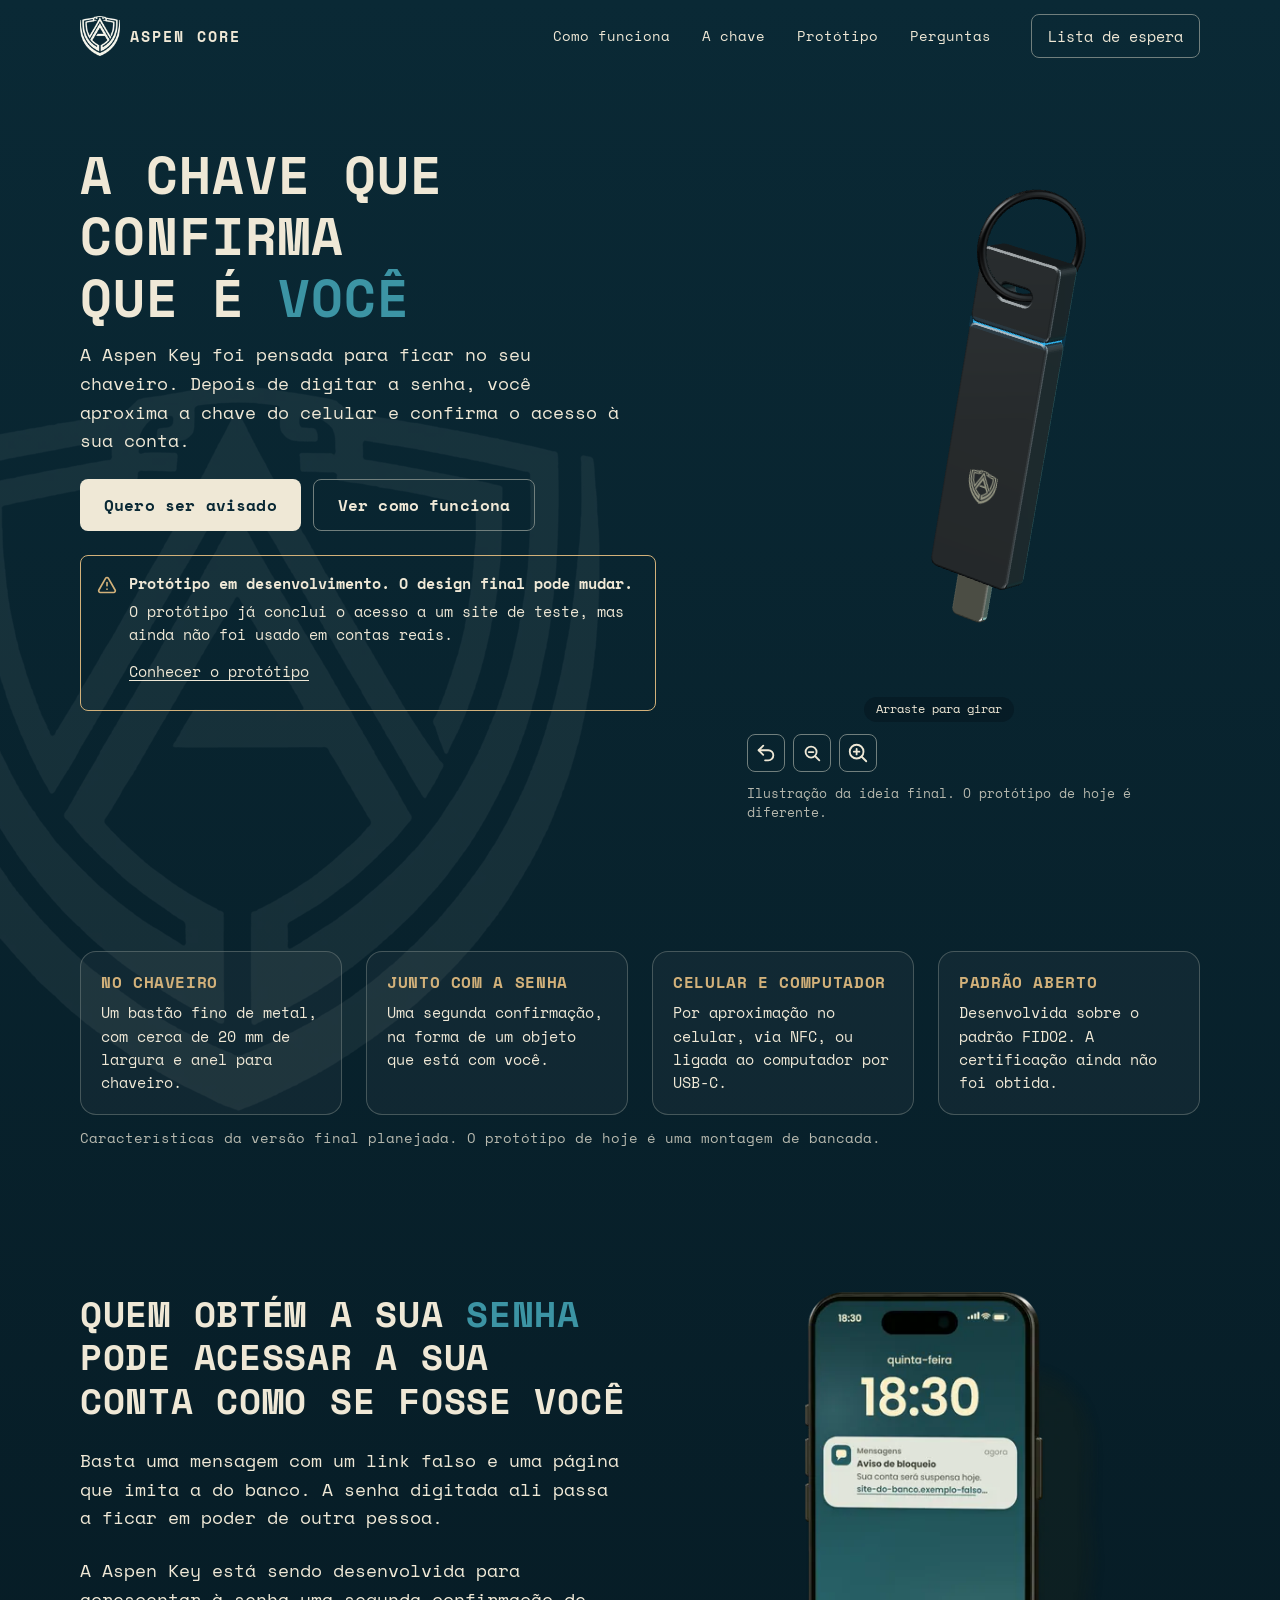
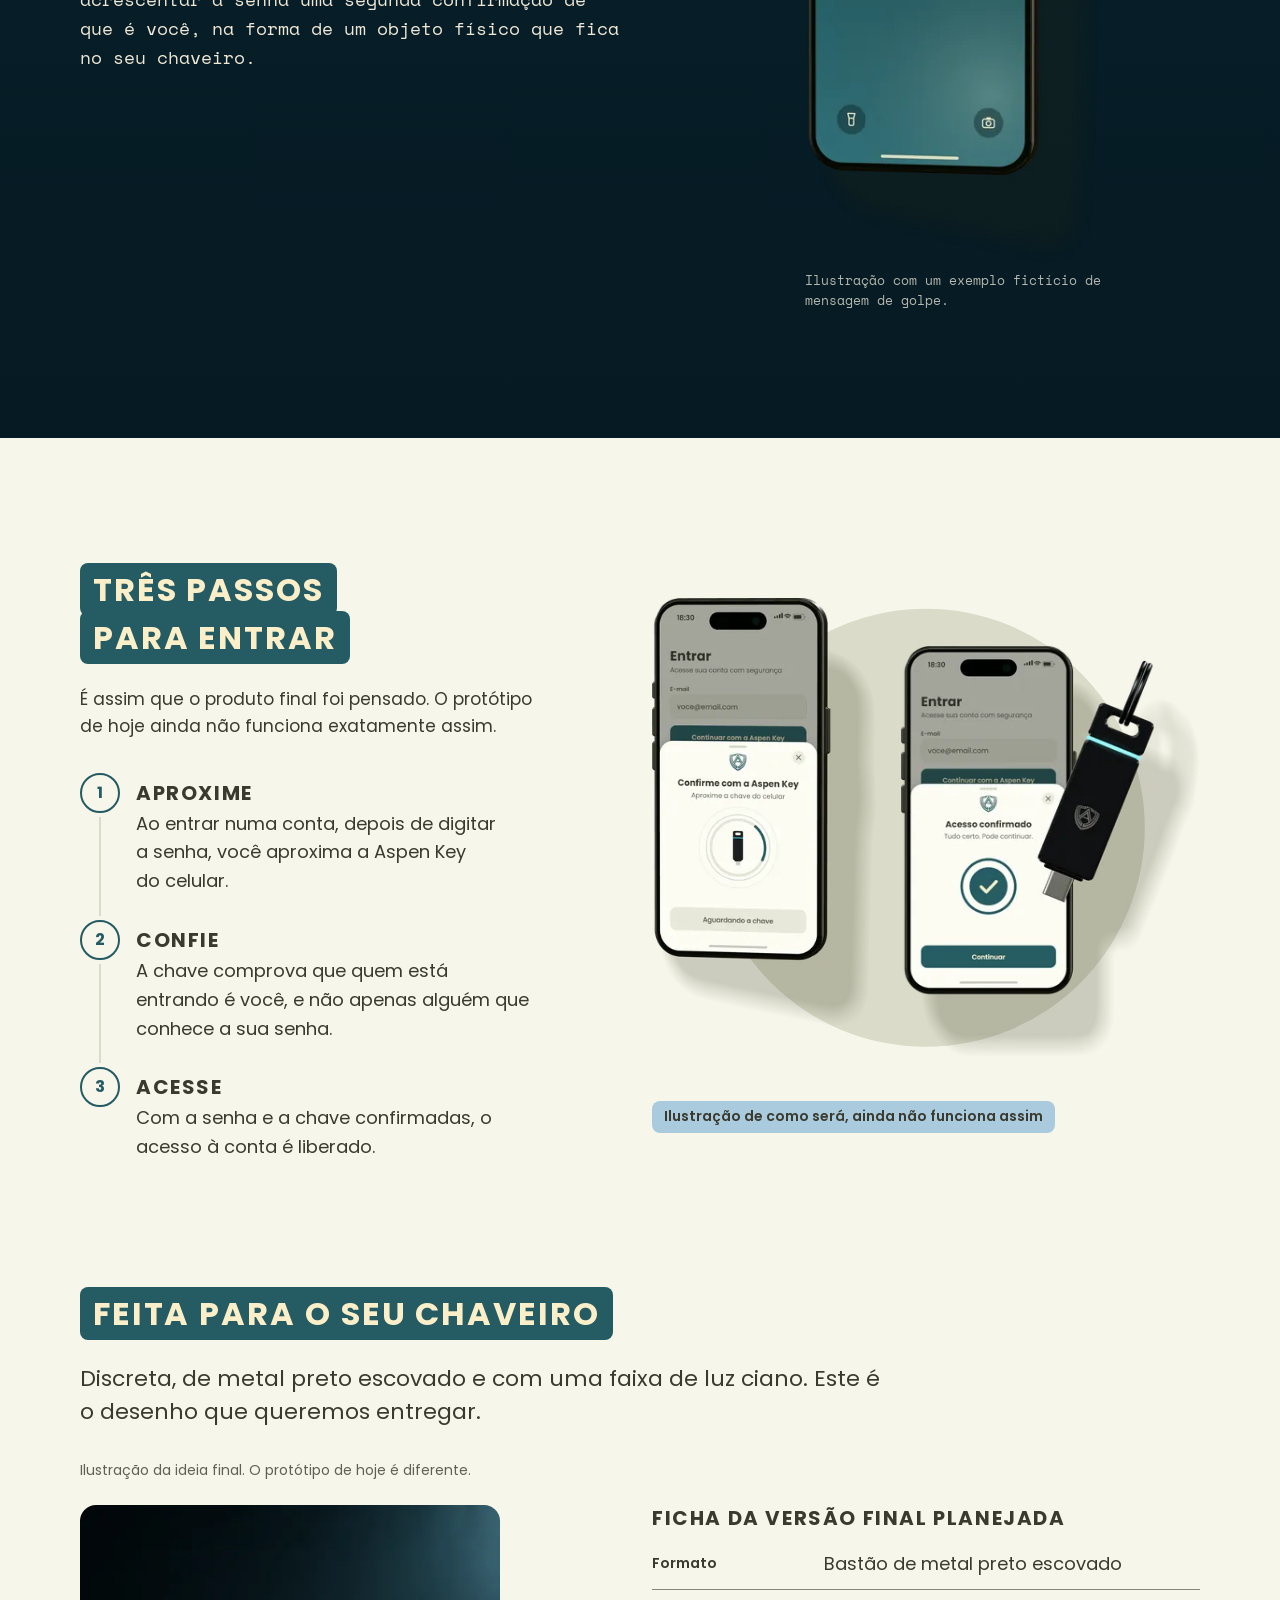
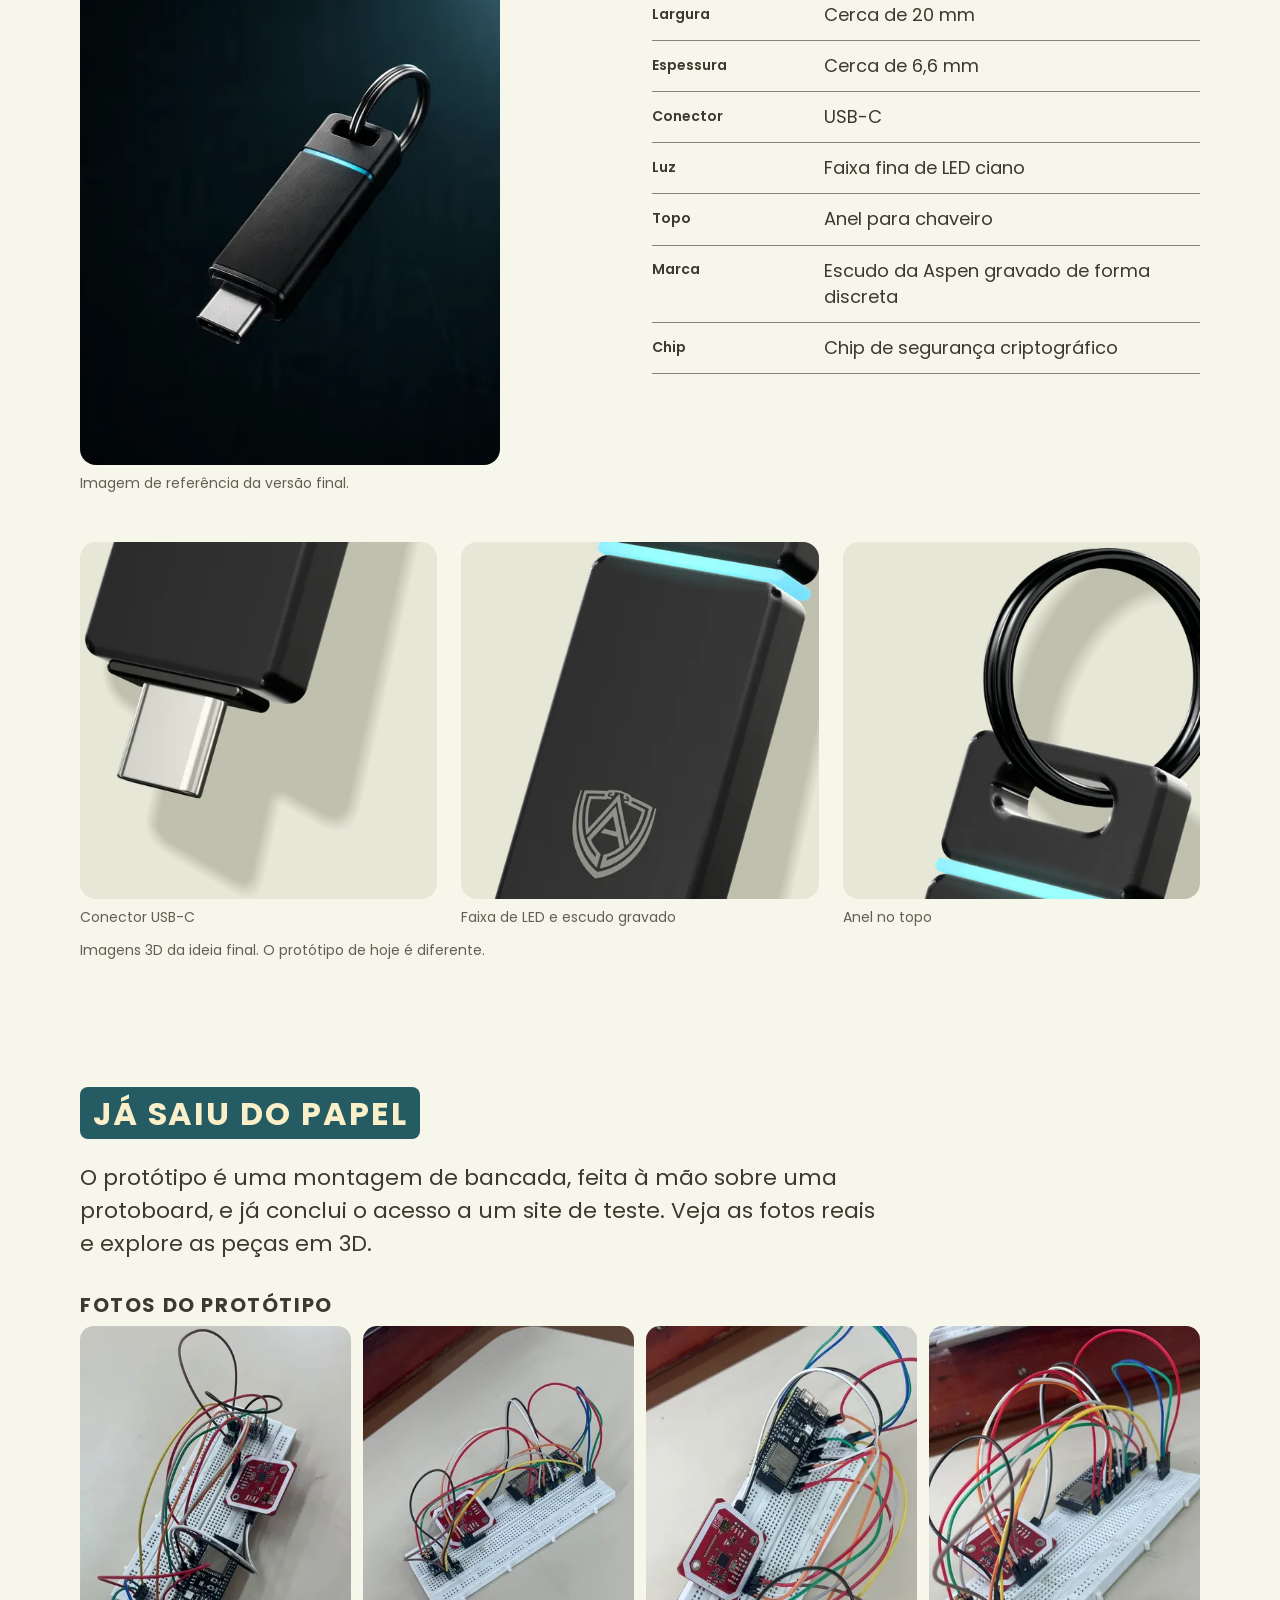
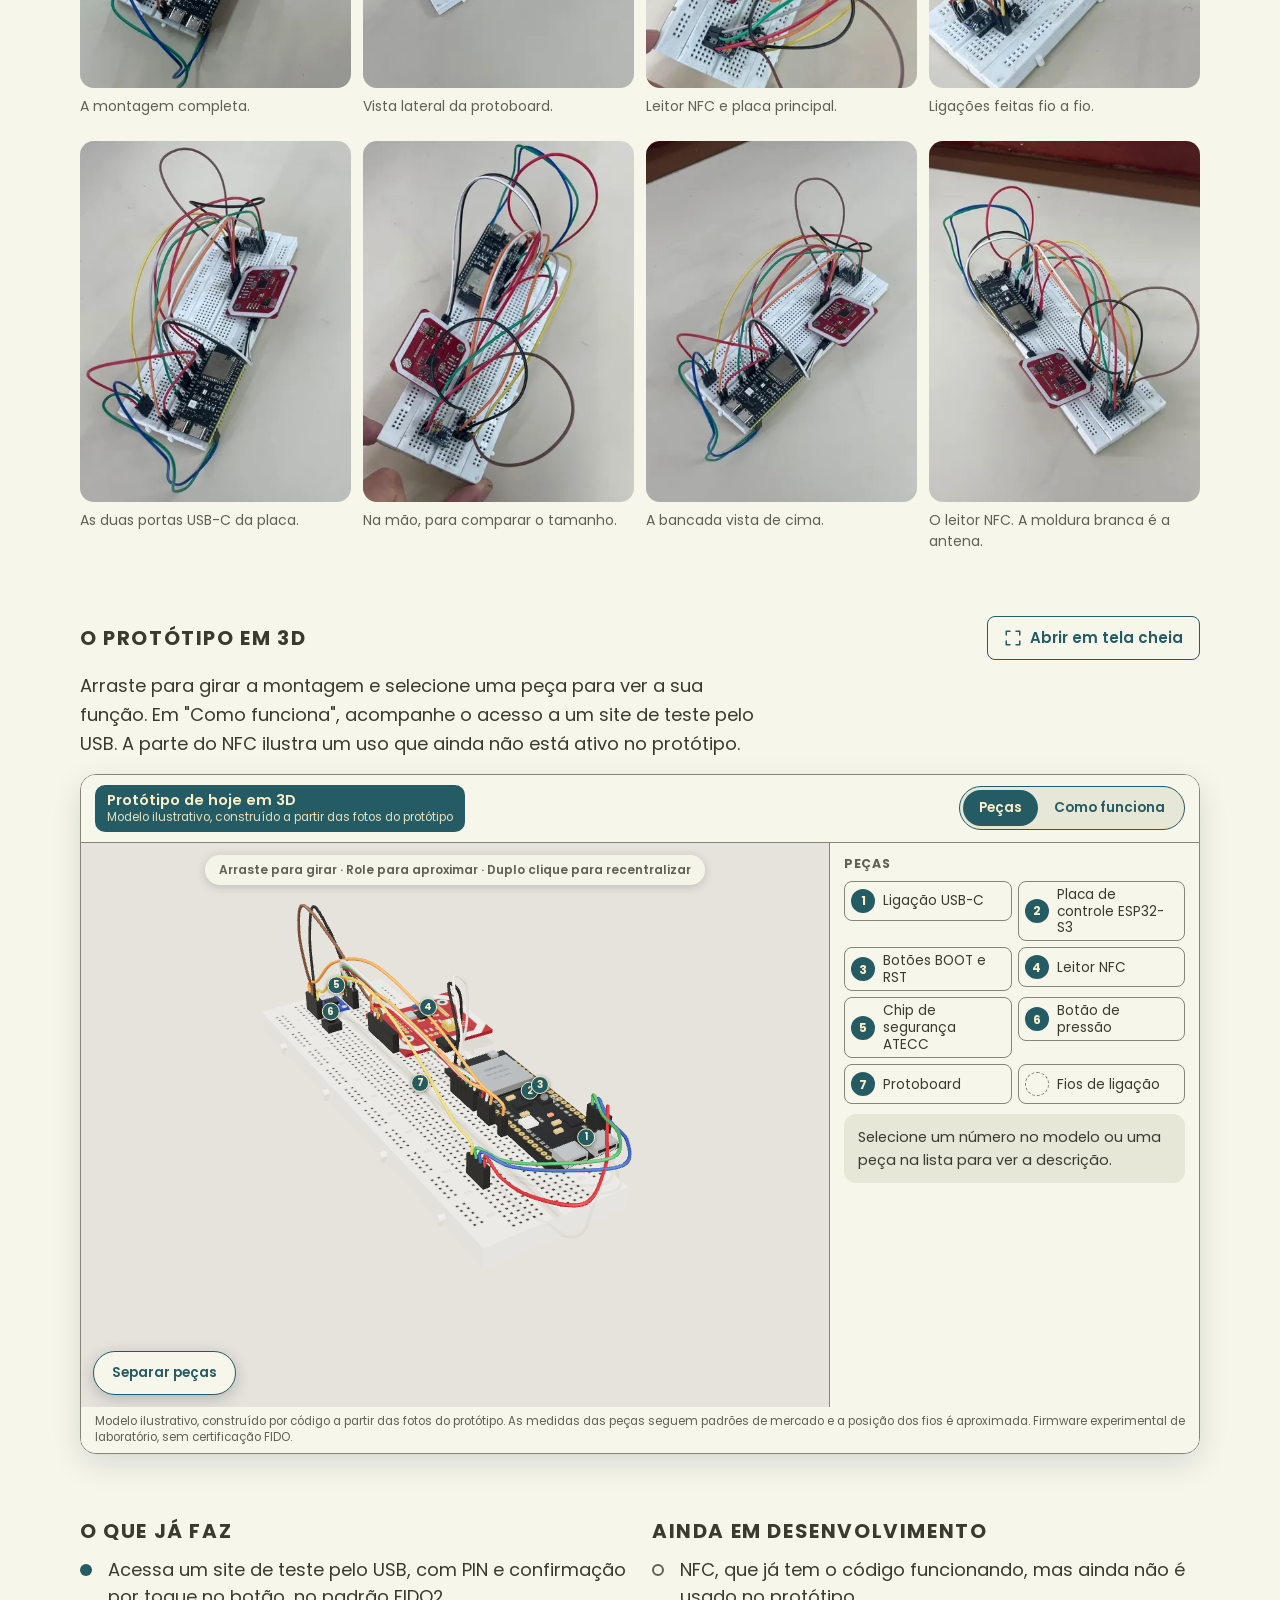
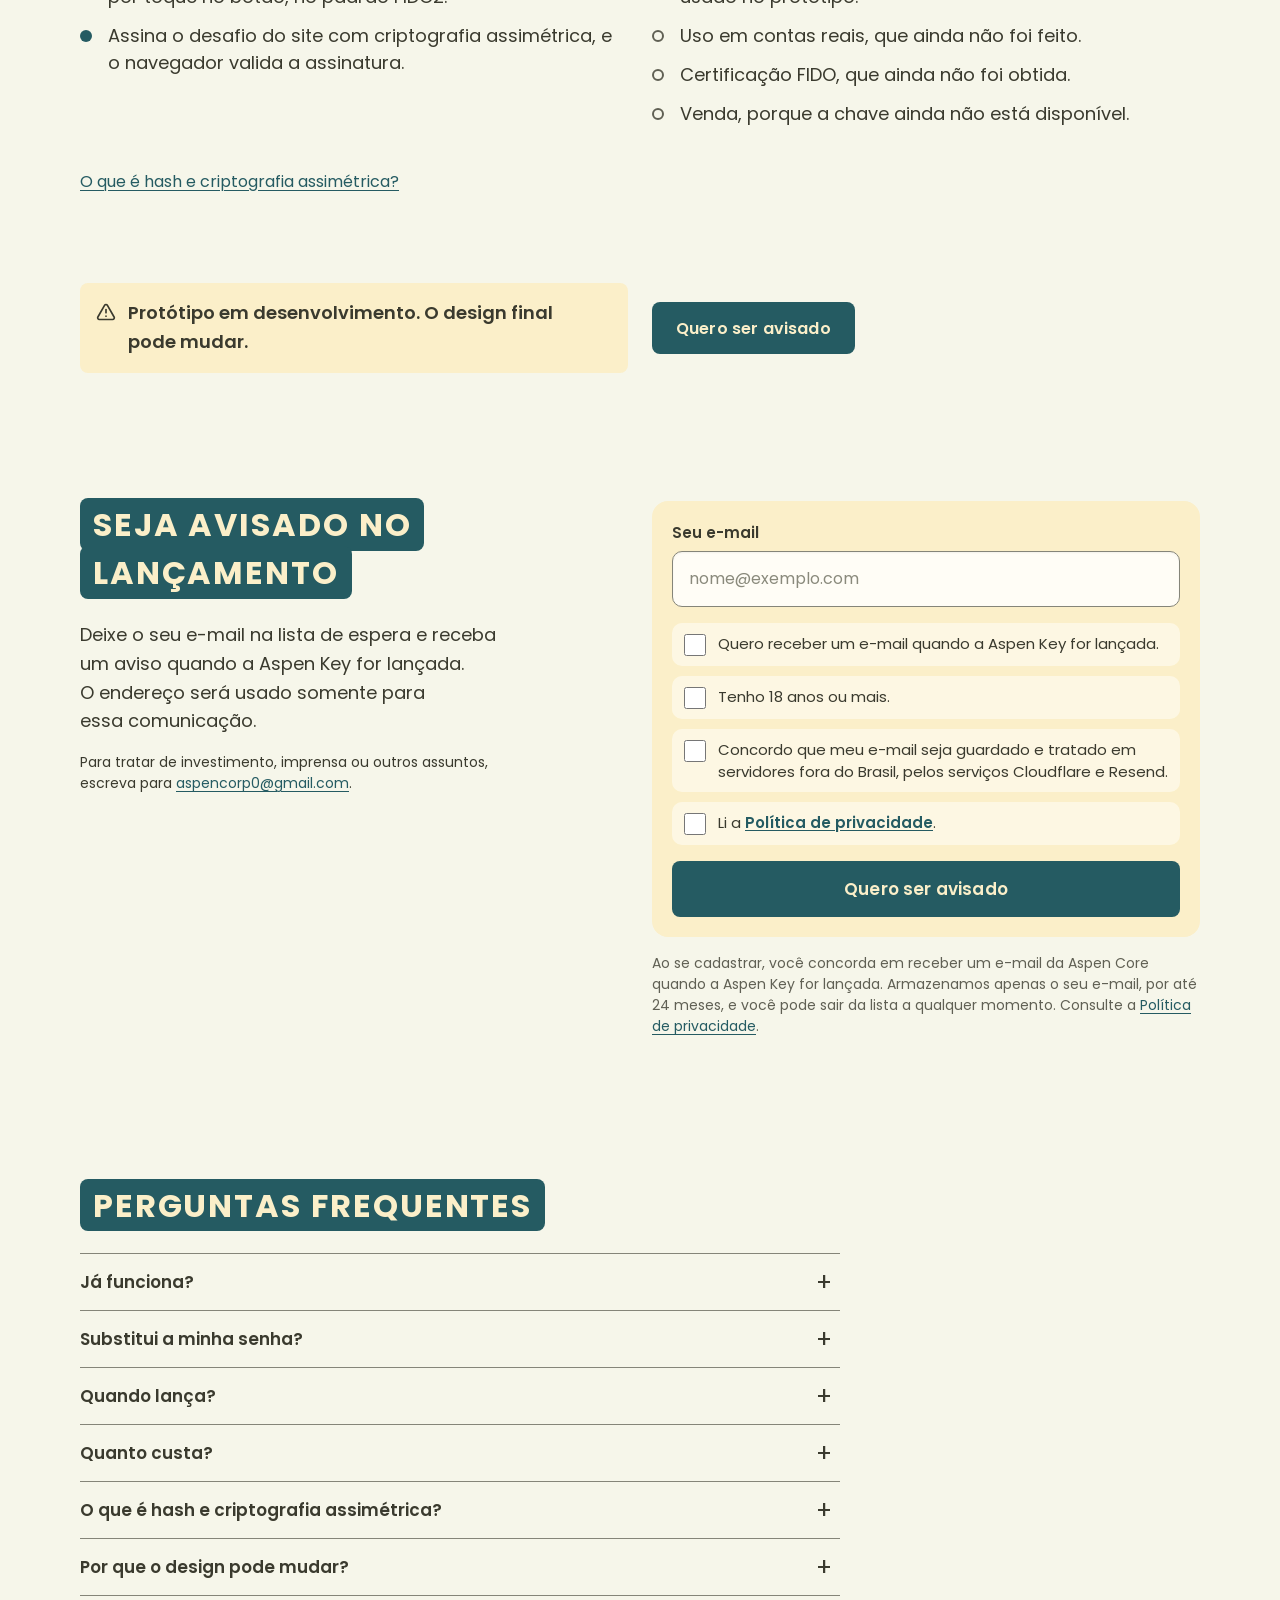
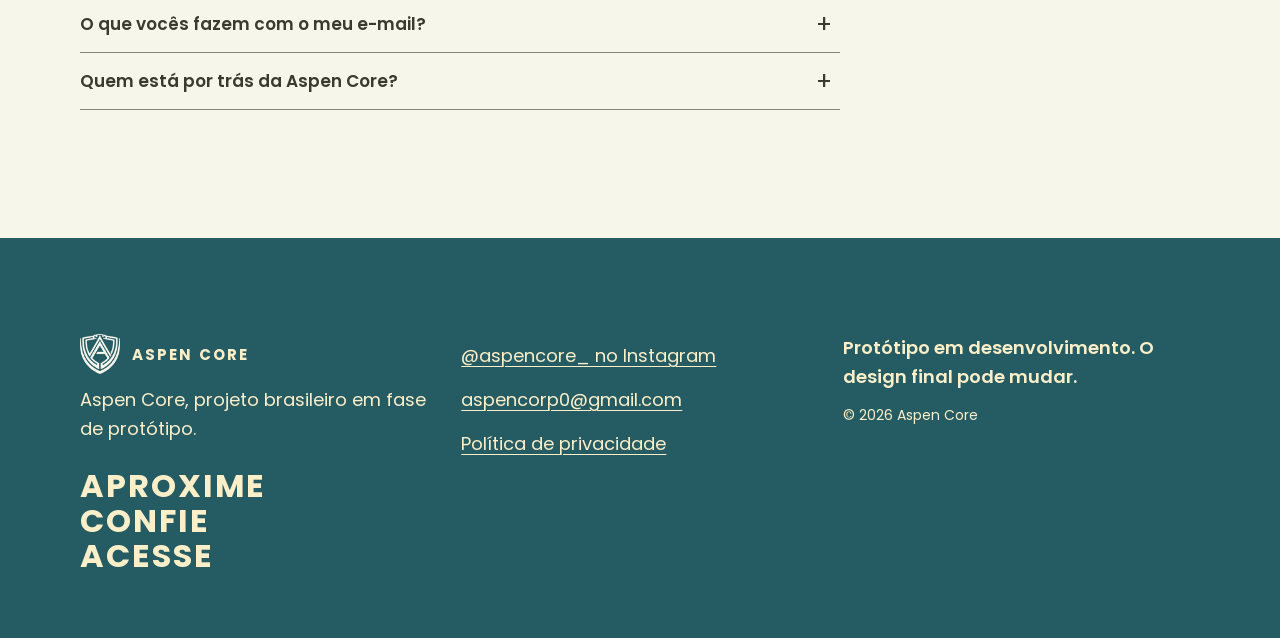
<file: public/index.html>
<!doctype html>
<html lang="pt-BR" class="no-js" data-modo="publicado">
<head>
<meta charset="utf-8">
<meta name="viewport" content="width=device-width, initial-scale=1">
<title>Aspen Key | A chave física que confirma que é você</title>
<meta name="description" content="Aspen Key, uma chave física para confirmar o acesso à sua conta junto com a senha. Em desenvolvimento pela Aspen Core. Entre na lista de espera.">
<link rel="canonical" href="https://aspen-site.pages.dev/">
<meta name="robots" content="index, follow">
<meta name="theme-color" content="#0A2935">
<meta property="og:type" content="website">
<meta property="og:locale" content="pt_BR">
<meta property="og:site_name" content="Aspen Core">
<meta property="og:title" content="Aspen Key | A chave que confirma que é você">
<meta property="og:description" content="Uma chave física para o seu chaveiro, em desenvolvimento, que confirma o acesso junto com a senha. Entre na lista de espera.">
<meta property="og:url" content="https://aspen-site.pages.dev/">
<meta property="og:image" content="https://aspen-site.pages.dev/og-image.jpg">
<meta property="og:image:width" content="1200">
<meta property="og:image:height" content="630">
<meta property="og:image:alt" content="Aspen Key, bastão preto com faixa de luz ciano e anel de chaveiro, ao lado das palavras Aproxime, Confie e Acesse. Protótipo em desenvolvimento.">
<meta name="twitter:card" content="summary_large_image">
<meta name="twitter:title" content="Aspen Key | A chave que confirma que é você">
<meta name="twitter:description" content="Uma chave física para o seu chaveiro, em desenvolvimento, que confirma o acesso junto com a senha. Entre na lista de espera.">
<meta name="twitter:image" content="https://aspen-site.pages.dev/og-image.jpg">
<meta name="twitter:image:alt" content="Aspen Key, bastão preto com faixa de luz ciano e anel de chaveiro, ao lado das palavras Aproxime, Confie e Acesse. Protótipo em desenvolvimento.">
<link rel="icon" href="favicon.ico" sizes="any">
<link rel="apple-touch-icon" href="apple-touch-icon.png">
<link rel="manifest" href="site.webmanifest">
<link rel="preload" href="assets/fonts/spacemono-700.woff2" as="font" type="font/woff2" crossorigin>
<link rel="preload" href="assets/fonts/spacemono-400.woff2" as="font" type="font/woff2" crossorigin>
<link rel="preload" as="image" media="(max-width: 1023px)" fetchpriority="high"
      imagesrcset="assets/img/hero-chave-deitada-400.webp 400w, assets/img/hero-chave-deitada-800.webp 800w, assets/img/hero-chave-deitada-1200.webp 1200w"
      imagesizes="(min-width: 768px) 520px, 88vw">
<link rel="preload" as="image" media="(min-width: 1024px)" fetchpriority="high"
      imagesrcset="assets/img/hero-chave-3q-560.webp 560w, assets/img/hero-chave-3q-1120.webp 1120w"
      imagesizes="(min-width: 1280px) 386px, 30vw">
<link rel="stylesheet" href="assets/css/site.css">
<script src="assets/js/site.js" defer></script>
<script type="application/ld+json">
{ "@context": "https://schema.org", "@type": "Organization", "name": "Aspen Core",
  "url": "https://aspen-site.pages.dev/", "logo": "https://aspen-site.pages.dev/icon-512.png",
  "email": "aspencorp0@gmail.com", "sameAs": ["https://www.instagram.com/aspencore_/"],
  "address": { "@type": "PostalAddress", "addressCountry": "BR" } }
</script>
<!-- PENDENTE P20: confirmar o endereço do Instagram. -->
</head>
<body>
<a class="pular" href="#conteudo">Pular para o conteúdo</a>

<div class="faixa-rascunho so-rascunho"><p>Rascunho. Os itens marcados como PENDENTE ainda precisam ser trocados antes de publicar.</p></div>

<header class="topo modo-escuro">
  <div class="topo__interno conteudo">
    <a class="topo__marca" href="./">
      <img src="assets/img/escudo-creme-64.webp" srcset="assets/img/escudo-creme-64.webp 64w, assets/img/escudo-creme-128.webp 128w" sizes="(min-width: 1024px) 40px, 28px" width="64" height="64" alt="" aria-hidden="true" decoding="async">
      <span>Aspen Core</span>
    </a>
    <nav class="topo__menu" aria-label="Seções">
      <a href="#ideia">Como funciona</a>
      <a href="#chave">A chave</a>
      <a href="#prototipo">Protótipo</a>
      <a href="#faq">Perguntas</a>
    </nav>
    <a class="topo__lista" href="#lista">Lista de espera</a>
  </div>
</header>

<main id="conteudo">
  <div class="noite modo-escuro">

    <!-- 3.1 Hero -->
    <section class="hero" aria-labelledby="hero-titulo">
      <img class="marca-dagua" src="assets/img/marca-dagua-escudo-720.webp" width="720" height="726" alt="" aria-hidden="true" loading="lazy" fetchpriority="low" decoding="async" data-sobrepoe="ok">
      <div class="conteudo hero__grade">
        <h1 id="hero-titulo" class="hero__h1">A chave que confirma que é <span class="destaque">você</span></h1>
        <figure class="hero__figura">
          <div class="hero__moldura">
           <div class="hero__caixa">
            <picture>
              <source media="(min-width: 1024px)" srcset="assets/img/hero-chave-3q-560.webp 560w, assets/img/hero-chave-3q-1120.webp 1120w" sizes="(min-width: 1280px) 386px, 30vw" width="560" height="930">
              <img src="assets/img/hero-chave-deitada-800.webp"
                   srcset="assets/img/hero-chave-deitada-400.webp 400w, assets/img/hero-chave-deitada-800.webp 800w, assets/img/hero-chave-deitada-1200.webp 1200w"
                   sizes="(min-width: 768px) 520px, 88vw" width="800" height="454"
                   alt="Aspen Key, um bastão fino de metal preto escovado com conector USB-C numa ponta, uma faixa fina de luz ciano e um anel de chaveiro na outra ponta."
                   fetchpriority="high" decoding="async">
            </picture>
            <span class="hero__brilho" aria-hidden="true"></span>
            <div class="visualizador" hidden role="group" tabindex="0" aria-label="Modelo 3D da Aspen Key. Arraste ou use as setas do teclado para girar.">
              <canvas aria-hidden="true"></canvas>
              <p class="visualizador__dica" aria-hidden="true">Arraste para girar</p>
            </div>
           </div>
          </div>
          <div class="hero__controles" hidden>
            <button type="button" class="hero__girar" data-3d="ativar">Girar em 3D</button>
            <div class="vistas" role="group" aria-label="Controles do modelo 3D" hidden>
              <button type="button" class="hero__girar hero__girar--icone" data-3d="reiniciar" aria-label="Voltar à vista inicial"><svg class="icone" xmlns="http://www.w3.org/2000/svg" width="22" height="22" viewBox="0 0 24 24" fill="none" stroke="currentColor" stroke-width="2" stroke-linecap="round" stroke-linejoin="round" aria-hidden="true" focusable="false"><path d="M9 14 4 9l5-5"/><path d="M4 9h10.5a5.5 5.5 0 0 1 0 11H11"/></svg></button>
              <button type="button" class="hero__girar hero__girar--icone" data-zoom="0.89" aria-label="Diminuir o zoom"><svg class="icone" xmlns="http://www.w3.org/2000/svg" width="22" height="22" viewBox="0 0 24 24" fill="none" stroke="currentColor" stroke-width="2" stroke-linecap="round" stroke-linejoin="round" aria-hidden="true" focusable="false"><circle cx="11" cy="11" r="6"/><path d="m20 20-4.2-4.2"/><path d="M8.5 11h5"/></svg></button>
              <button type="button" class="hero__girar hero__girar--icone" data-zoom="1.12" aria-label="Aumentar o zoom"><svg class="icone" xmlns="http://www.w3.org/2000/svg" width="22" height="22" viewBox="0 0 24 24" fill="none" stroke="currentColor" stroke-width="2" stroke-linecap="round" stroke-linejoin="round" aria-hidden="true" focusable="false"><circle cx="10.5" cy="10.5" r="7.5"/><path d="m21 21-5.2-5.2"/><path d="M7.5 10.5h6"/><path d="M10.5 7.5v6"/></svg></button>
            </div>
          </div>
          <figcaption>Ilustração da ideia final. O protótipo de hoje é diferente.</figcaption>
        </figure>
        <p class="hero__sub">A Aspen Key foi pensada para ficar no seu chaveiro. Depois de digitar a senha, você aproxima a chave do celular e confirma o acesso à sua conta.</p>
        <p class="hero__cta"><a class="botao botao--claro" href="#lista">Quero ser avisado</a><a class="botao botao--contorno" href="#ideia">Ver como funciona</a></p>
        <div class="aviso aviso--escuro">
          <svg class="aviso__icone" xmlns="http://www.w3.org/2000/svg" width="20" height="20" viewBox="0 0 24 24" fill="none" stroke="currentColor" stroke-width="2" stroke-linecap="round" stroke-linejoin="round" aria-hidden="true" focusable="false"><path d="m21.73 18-8-14a2 2 0 0 0-3.48 0l-8 14A2 2 0 0 0 4 21h16a2 2 0 0 0 1.73-3" /><path d="M12 9v4" /><path d="M12 17h.01" /></svg>
          <div class="aviso__corpo">
            <p class="aviso__titulo">Protótipo em desenvolvimento. O design final pode mudar.</p>
            <p>O protótipo já conclui o acesso a um site de teste, mas ainda não foi usado em contas reais.</p>
            <p><a href="#prototipo">Conhecer o protótipo</a></p>
          </div>
        </div>
      </div>
    </section>

    <!-- Destaques do produto (versão final planejada) -->
    <section class="destaques" aria-labelledby="destaques-titulo">
      <div class="conteudo">
        <h2 id="destaques-titulo" class="visualmente-oculto">O que é a Aspen Key</h2>
        <ul class="destaques__lista">
          <li><h3>No chaveiro</h3><p>Um bastão fino de metal, com cerca de 20 mm de largura e anel para chaveiro.</p></li>
          <li><h3>Junto com a senha</h3><p>Uma segunda confirmação, na forma de um objeto que está com você.</p></li>
          <li><h3>Celular e computador</h3><p>Por aproximação no celular, via NFC, ou ligada ao computador por USB-C.</p></li>
          <li><h3>Padrão aberto</h3><p>Desenvolvida sobre o padrão FIDO2. A certificação ainda não foi obtida.</p></li>
        </ul>
        <p class="pequeno destaques__nota">Características da versão final planejada. O protótipo de hoje é uma montagem de bancada.</p>
      </div>
    </section>

    <!-- 3.2 Problema -->
    <section id="problema" class="problema" aria-labelledby="problema-titulo">
      <div class="conteudo problema__grade">
        <h2 id="problema-titulo">Quem obtém a sua <span class="destaque">senha</span> pode acessar a sua conta como se fosse você</h2>
        <p class="problema__texto">Basta uma mensagem com um link falso e uma página que imita a do banco. A senha digitada ali passa a ficar em poder de outra pessoa.</p>
        <!-- PENDENTE P15: dado sobre golpes digitais no Brasil, com fonte citada. Sem número até ter fonte. -->
        <figure class="problema__figura">
          <img src="assets/img/problema-celular-bloqueio-640.webp"
               srcset="assets/img/problema-celular-bloqueio-320.webp 320w, assets/img/problema-celular-bloqueio-640.webp 640w, assets/img/problema-celular-bloqueio-960.webp 960w"
               sizes="(min-width: 1024px) 300px, 60vw" width="640" height="1218"
               alt="Celular com uma notificação fictícia chamada Aviso de bloqueio, dizendo que a conta será suspensa hoje e trazendo o link site-do-banco.exemplo-falso."
               loading="lazy" decoding="async">
          <figcaption>Ilustração com um exemplo fictício de mensagem de golpe.</figcaption>
        </figure>
        <p class="problema__ponte">A Aspen Key está sendo desenvolvida para acrescentar à senha uma segunda confirmação de que é você, na forma de um objeto físico que fica no seu chaveiro.</p>
      </div>
    </section>
  </div>

  <!-- 3.3 A ideia em três passos -->
  <section id="ideia" class="ideia modo-claro" aria-labelledby="ideia-titulo">
    <div class="conteudo ideia__grade">
      <div class="ideia__texto">
        <h2 id="ideia-titulo"><span class="titulo-bloco">Três passos para entrar</span></h2>
        <p class="ideia__intro">É assim que o produto final foi pensado. O protótipo de hoje ainda não funciona exatamente assim.</p>
        <ol class="passos">
          <li>
            <span class="passo__num" aria-hidden="true">1</span>
            <div class="passo__corpo"><h3>Aproxime</h3><p>Ao entrar numa conta, depois de digitar a senha, você aproxima a Aspen Key do celular.</p></div>
          </li>
          <li>
            <span class="passo__num" aria-hidden="true">2</span>
            <div class="passo__corpo"><h3>Confie</h3><p>A chave comprova que quem está entrando é você, e não apenas alguém que conhece a sua senha.</p></div>
          </li>
          <li>
            <span class="passo__num" aria-hidden="true">3</span>
            <div class="passo__corpo"><h3>Acesse</h3><p>Com a senha e a chave confirmadas, o acesso à conta é liberado.</p></div>
          </li>
        </ol>
      </div>
      <figure class="par">
        <div class="par__imgs">
          <img class="par__a" src="assets/img/ideia-celular-aguardando-560.webp"
               srcset="assets/img/ideia-celular-aguardando-280.webp 280w, assets/img/ideia-celular-aguardando-560.webp 560w, assets/img/ideia-celular-aguardando-840.webp 840w"
               sizes="(min-width: 1024px) 240px, 42vw" width="560" height="1066"
               alt="Ilustração de um celular na tela de entrar numa conta, com o pedido Confirme com a Aspen Key e a instrução Aproxime a chave do celular."
               loading="lazy" decoding="async">
          <img class="par__b" src="assets/img/ideia-toque-frente-640.webp"
               srcset="assets/img/ideia-toque-frente-320.webp 320w, assets/img/ideia-toque-frente-640.webp 640w, assets/img/ideia-toque-frente-960.webp 960w"
               sizes="(min-width: 1024px) 320px, 46vw" width="640" height="877"
               alt="Ilustração da Aspen Key encostada na lateral de um celular que mostra a mensagem Acesso confirmado."
               loading="lazy" decoding="async">
        </div>
        <figcaption><span class="etiqueta-visao">Ilustração de como será, ainda não funciona assim</span></figcaption>
      </figure>
    </div>
  </section>

  <!-- A chave: versão final planejada -->
  <section id="chave" class="chave modo-claro" aria-labelledby="chave-titulo">
    <div class="conteudo">
      <h2 id="chave-titulo"><span class="titulo-bloco">Feita para o seu chaveiro</span></h2>
      <p class="lead">Discreta, de metal preto escovado e com uma faixa de luz ciano. Este é o desenho que queremos entregar.</p>
      <p class="pequeno versao-final__legenda">Ilustração da ideia final. O protótipo de hoje é diferente.</p>

      <div class="prototipo__topo">
        <div class="prototipo__fotos">
          <!-- PENDENTE P16: confirmar se a imagem de referência é foto real ou imagem gerada. A legenda atual não afirma que é foto. -->
          <figure class="foto-principal" id="foto-principal">
            <img src="assets/img/prototipo-referencia-900.webp"
                 srcset="assets/img/prototipo-referencia-600.webp 600w, assets/img/prototipo-referencia-900.webp 900w, assets/img/prototipo-referencia-1152.webp 1152w"
                 sizes="(min-width: 1024px) 420px, calc(100vw - 40px)" width="900" height="1200"
                 alt="Imagem de referência do protótipo da Aspen Key, bastão preto com conector USB-C, faixa de luz ciano e anel de chaveiro, sobre fundo escuro."
                 loading="lazy" decoding="async">
            <figcaption>Imagem de referência da versão final.</figcaption>
          </figure>
        </div>

        <div class="prototipo__ficha">
          <h3>Ficha da versão final planejada</h3>
          <dl class="ficha">
            <div><dt>Formato</dt><dd>Bastão de metal preto escovado</dd></div>
            <div><dt>Largura</dt><dd>Cerca de 20 mm</dd></div>
            <div><dt>Espessura</dt><dd>Cerca de 6,6 mm</dd></div>
            <div><dt>Conector</dt><dd>USB-C</dd></div>
            <div><dt>Luz</dt><dd>Faixa fina de LED ciano</dd></div>
            <div><dt>Topo</dt><dd>Anel para chaveiro</dd></div>
            <div><dt>Marca</dt><dd>Escudo da Aspen gravado de forma discreta</dd></div>
            <div><dt>Chip</dt><dd>Chip de segurança criptográfico<!-- PENDENTE P09 (PENDENTE_MODELO_CHIP): confirmar ATECC608B; sem confirmação, fica sem o modelo --></dd></div>
          </dl>
        </div>
      </div>

      <div class="detalhes">
        <figure class="detalhe">
          <div class="detalhe__img"><img src="assets/img/detalhe-conector-480.webp"
               srcset="assets/img/detalhe-conector-240.webp 240w, assets/img/detalhe-conector-480.webp 480w, assets/img/detalhe-conector-720.webp 720w"
               sizes="(min-width: 1024px) 357px, 30vw" width="480" height="480"
               alt="Close do conector USB-C metálico da Aspen Key." loading="lazy" decoding="async"></div>
          <figcaption>Conector USB-C</figcaption>
        </figure>
        <figure class="detalhe">
          <div class="detalhe__img"><img src="assets/img/detalhe-led-480.webp"
               srcset="assets/img/detalhe-led-240.webp 240w, assets/img/detalhe-led-480.webp 480w, assets/img/detalhe-led-720.webp 720w"
               sizes="(min-width: 1024px) 357px, 30vw" width="480" height="480"
               alt="Close da faixa fina de luz ciano e do escudo da marca gravado no corpo preto." loading="lazy" decoding="async"></div>
          <figcaption>Faixa de LED e escudo gravado</figcaption>
        </figure>
        <figure class="detalhe">
          <div class="detalhe__img"><img src="assets/img/detalhe-anel-480.webp"
               srcset="assets/img/detalhe-anel-240.webp 240w, assets/img/detalhe-anel-480.webp 480w, assets/img/detalhe-anel-720.webp 720w"
               sizes="(min-width: 1024px) 357px, 30vw" width="480" height="480"
               alt="Close da ponta da Aspen Key com o furo e o anel de chaveiro de aço escuro." loading="lazy" decoding="async"></div>
          <figcaption>Anel no topo</figcaption>
        </figure>
      </div>
      <p class="pequeno detalhes__legenda">Imagens 3D da ideia final. O protótipo de hoje é diferente.</p>
    </div>
  </section>

  <!-- 3.4 O protótipo hoje -->
  <section id="prototipo" class="prototipo modo-claro" aria-labelledby="prototipo-titulo">
    <div class="conteudo">
      <h2 id="prototipo-titulo"><span class="titulo-bloco">Já saiu do papel</span></h2>
      <p class="lead">O protótipo é uma montagem de bancada, feita à mão sobre uma protoboard, e já conclui o acesso a um site de teste. Veja as fotos reais e explore as peças em 3D.</p>

      <!-- Fotos reais da bancada (25/11/2026). Exportadas por ferramentas/exportar_bancada.py a partir de origem/fotos-bancada/. -->
      <div class="galeria" id="galeria">
        <h3 id="galeria-titulo">Fotos do protótipo</h3>
        <p class="pequeno galeria__dica">Deslize para o lado para ver as 8 fotos.</p>
        <ul class="galeria__lista" aria-labelledby="galeria-titulo" tabindex="0">
          <li class="galeria__item"><figure>
            <img src="assets/img/proto-visao-geral-720.webp" srcset="assets/img/proto-visao-geral-400.webp 400w, assets/img/proto-visao-geral-720.webp 720w" sizes="(min-width: 1024px) 270px, (min-width: 768px) 45vw, 72vw" width="720" height="960"
                 alt="Protótipo visto do alto, com a placa principal na frente, o leitor NFC vermelho e o módulo azul do chip ao fundo, ligados por fios coloridos sobre uma protoboard branca." loading="lazy" decoding="async">
            <figcaption>A montagem completa.</figcaption></figure></li>
          <li class="galeria__item"><figure>
            <img src="assets/img/proto-lateral-720.webp" srcset="assets/img/proto-lateral-400.webp 400w, assets/img/proto-lateral-720.webp 720w" sizes="(min-width: 1024px) 270px, (min-width: 768px) 45vw, 72vw" width="720" height="960"
                 alt="Protótipo visto de lado, com a protoboard inteira, os arcos de fios coloridos e um pequeno botão de pressão." loading="lazy" decoding="async">
            <figcaption>Vista lateral da protoboard.</figcaption></figure></li>
          <li class="galeria__item"><figure>
            <img src="assets/img/proto-leitor-placa-720.webp" srcset="assets/img/proto-leitor-placa-400.webp 400w, assets/img/proto-leitor-placa-720.webp 720w" sizes="(min-width: 1024px) 270px, (min-width: 768px) 45vw, 72vw" width="720" height="960"
                 alt="Protótipo segurado pela ponta, com o leitor NFC vermelho e a placa principal preta com duas portas USB-C." loading="lazy" decoding="async">
            <figcaption>Leitor NFC e placa principal.</figcaption></figure></li>
          <li class="galeria__item"><figure>
            <img src="assets/img/proto-ligacoes-720.webp" srcset="assets/img/proto-ligacoes-400.webp 400w, assets/img/proto-ligacoes-720.webp 720w" sizes="(min-width: 1024px) 270px, (min-width: 768px) 45vw, 72vw" width="720" height="960"
                 alt="Close lateral dos fios em arco ligando o módulo azul do chip, o leitor NFC e a placa principal." loading="lazy" decoding="async">
            <figcaption>Ligações feitas fio a fio.</figcaption></figure></li>
          <li class="galeria__item"><figure>
            <img src="assets/img/proto-angulo-720.webp" srcset="assets/img/proto-angulo-400.webp 400w, assets/img/proto-angulo-720.webp 720w" sizes="(min-width: 1024px) 270px, (min-width: 768px) 45vw, 72vw" width="720" height="960"
                 alt="Protótipo em ângulo, com as duas portas USB-C da placa principal em primeiro plano." loading="lazy" decoding="async">
            <figcaption>As duas portas USB-C da placa.</figcaption></figure></li>
          <li class="galeria__item"><figure>
            <img src="assets/img/proto-na-mao-720.webp" srcset="assets/img/proto-na-mao-400.webp 400w, assets/img/proto-na-mao-720.webp 720w" sizes="(min-width: 1024px) 270px, (min-width: 768px) 45vw, 72vw" width="720" height="960"
                 alt="Protótipo apoiado entre os dedos, mostrando o tamanho da protoboard." loading="lazy" decoding="async">
            <figcaption>Na mão, para comparar o tamanho.</figcaption></figure></li>
          <li class="galeria__item"><figure>
            <img src="assets/img/proto-superior-720.webp" srcset="assets/img/proto-superior-400.webp 400w, assets/img/proto-superior-720.webp 720w" sizes="(min-width: 1024px) 270px, (min-width: 768px) 45vw, 72vw" width="720" height="960"
                 alt="Protótipo inteiro sobre a mesa clara, visto de cima em diagonal." loading="lazy" decoding="async">
            <figcaption>A bancada vista de cima.</figcaption></figure></li>
          <li class="galeria__item"><figure>
            <img src="assets/img/proto-leitor-720.webp" srcset="assets/img/proto-leitor-400.webp 400w, assets/img/proto-leitor-720.webp 720w" sizes="(min-width: 1024px) 270px, (min-width: 768px) 45vw, 72vw" width="720" height="960"
                 alt="Leitor NFC vermelho em primeiro plano, com a moldura branca da antena." loading="lazy" decoding="async">
            <figcaption>O leitor NFC. A moldura branca é a antena.</figcaption></figure></li>
        </ul>
      </div>

      <!-- Modelo 3D interativo do protótipo de hoje: a página prototipo-3d.html vai embutida aqui (código em assets/js/modelo3d/).
           O iframe só carrega perto da tela. Textos das peças em assets/js/modelo3d/partes.js. -->
      <div class="modelo3d" id="modelo3d">
        <div class="modelo3d__cabeca">
          <h3>O protótipo em 3D</h3>
          <a class="modelo3d__cheia" href="prototipo-3d.html" target="_blank" rel="noopener"><svg xmlns="http://www.w3.org/2000/svg" width="18" height="18" viewBox="0 0 24 24" fill="none" stroke="currentColor" stroke-width="2" stroke-linecap="round" stroke-linejoin="round" aria-hidden="true" focusable="false"><path d="M8 3H3v5M16 3h5v5M8 21H3v-5M16 21h5v-5"/></svg>Abrir em tela cheia<span class="visualmente-oculto"> (abre em outra aba)</span></a>
        </div>
        <p class="modelo3d__intro">Arraste para girar a montagem e selecione uma peça para ver a sua função. Em "Como funciona", acompanhe o acesso a um site de teste pelo USB. A parte do NFC ilustra um uso que ainda não está ativo no protótipo.</p>
        <a class="modelo3d__capa" href="prototipo-3d.html">
          <img src="assets/img/modelo3d-capa-800.webp" srcset="assets/img/modelo3d-capa-480.webp 480w, assets/img/modelo3d-capa-800.webp 800w" sizes="(min-width: 768px) 100vw, 90vw" width="800" height="600" alt="" loading="lazy" decoding="async">
          <span class="botao botao--petroleo">Explorar o modelo em 3D</span>
        </a>
        <div class="modelo3d__moldura">
          <iframe data-src="prototipo-3d.html" title="Modelo 3D interativo do protótipo de hoje da Aspen Key" loading="lazy" allow="fullscreen"></iframe>
        </div>
      </div>

      <div class="prototipo__linha">
        <div class="estado-bloco estado-bloco--faz">
          <h3>O que já faz</h3>
          <ul class="estado estado--faz">
            <li>Acessa um site de teste pelo USB, com PIN e confirmação por toque no botão, no padrão FIDO2.</li>
            <li>Assina o desafio do site com criptografia assimétrica, e o navegador valida a assinatura.</li>
          </ul>
        </div>
        <div class="estado-bloco estado-bloco--nao">
          <h3>Ainda em desenvolvimento</h3>
          <ul class="estado estado--nao">
            <li>NFC, que já tem o código funcionando, mas ainda não é usado no protótipo.</li>
            <li>Uso em contas reais, que ainda não foi feito.</li>
            <li>Certificação FIDO, que ainda não foi obtida.</li>
            <li>Venda, porque a chave ainda não está disponível.</li>
          </ul>
        </div>
        <p class="prototipo__tecnico"><a href="#faq-tecnico">O que é hash e criptografia assimétrica?</a></p>

        <!-- PENDENTE P04: vídeo curto do protótipo entrando num site de teste (gravação de tela e da placa). Ao chegar, remover data-vazio e seguir a seção 7.3 do plano (arquivos em assets/video/). -->
        <div class="video slot" id="video-prototipo" data-vazio>
          <h3>O protótipo funcionando</h3>
          <figure class="video__figura">
            <div class="video__caixa"><p class="slot__texto">PENDENTE: vídeo curto do protótipo entrando num site de teste (pendência P04).</p></div>
            <figcaption>Vídeo do protótipo entrando num site de teste.</figcaption>
          </figure>
          <h4>O que aparece no vídeo</h4>
          <p class="video__transcricao"><!-- PENDENTE P05 -->PENDENTE: descrever em 2 a 4 frases, na ordem, o que aparece no vídeo (pendência P05).</p>
        </div>
      </div>

      <div class="prototipo__fim">
        <div class="aviso aviso--claro">
          <svg class="aviso__icone" xmlns="http://www.w3.org/2000/svg" width="20" height="20" viewBox="0 0 24 24" fill="none" stroke="currentColor" stroke-width="2" stroke-linecap="round" stroke-linejoin="round" aria-hidden="true" focusable="false"><path d="m21.73 18-8-14a2 2 0 0 0-3.48 0l-8 14A2 2 0 0 0 4 21h16a2 2 0 0 0 1.73-3" /><path d="M12 9v4" /><path d="M12 17h.01" /></svg>
          <div class="aviso__corpo"><p class="aviso__titulo">Protótipo em desenvolvimento. O design final pode mudar.</p></div>
        </div>
        <p class="prototipo__cta"><a class="botao botao--petroleo" href="#lista">Quero ser avisado</a></p>
      </div>
    </div>
  </section>

  <!-- 3.5 Lista de espera -->
  <section id="lista" class="lista modo-claro" aria-labelledby="lista-titulo">
    <div class="conteudo lista__grade">
      <div class="lista__texto">
        <h2 id="lista-titulo"><span class="titulo-bloco">Seja avisado no lançamento</span></h2>
        <p>Deixe o seu e-mail na lista de espera e receba um aviso quando a Aspen Key for lançada. O endereço será usado somente para essa comunicação.</p>
        <p class="pequeno lista__contato">Para tratar de investimento, imprensa ou outros assuntos, escreva para <a href="mailto:aspencorp0@gmail.com">aspencorp0@gmail.com</a>.</p>
      </div>
      <div class="lista__painel">
        <!-- Formulário próprio: envia para /api/lista (functions/api/lista.js). Funciona sem JavaScript (volta para /?lista=ok#lista). -->
        <form class="lista__form" id="lista-form" action="/api/lista" method="post" novalidate>
          <div class="campo">
            <label for="lista-email">Seu e-mail</label>
            <input id="lista-email" name="email" type="email" inputmode="email" autocomplete="email" autocapitalize="none" spellcheck="false" required maxlength="254" placeholder="nome@exemplo.com" aria-describedby="lista-erro-email">
            <p class="campo__erro" id="lista-erro-email" hidden></p>
          </div>
          <fieldset class="lista__caixas" aria-describedby="lista-erro-aceites">
            <legend class="visualmente-oculto">Confirmações</legend>
            <label class="caixa"><input type="checkbox" name="aviso" required><span>Quero receber um e-mail quando a Aspen Key for lançada.</span></label>
            <label class="caixa"><input type="checkbox" name="maior" required><span>Tenho 18 anos ou mais.</span></label>
            <label class="caixa"><input type="checkbox" name="transferencia" required><span>Concordo que meu e-mail seja guardado e tratado em servidores fora do Brasil, pelos serviços Cloudflare e Resend.</span></label>
            <label class="caixa"><input type="checkbox" name="privacidade" required><span>Li a <a href="privacidade.html" target="_blank" rel="noopener">Política de privacidade<span class="visualmente-oculto"> (abre em outra aba)</span></a>.</span></label>
            <p class="campo__erro" id="lista-erro-aceites" hidden></p>
          </fieldset>
          <div class="lista__isca" aria-hidden="true"><label>Deixe este campo em branco <input type="text" name="site" tabindex="-1" autocomplete="off"></label></div>
          <button type="submit" class="botao botao--petroleo lista__enviar">Quero ser avisado</button>
        </form>
        <div class="lista__pronto" id="lista-pronto" hidden tabindex="-1">
          <svg class="lista__visto" xmlns="http://www.w3.org/2000/svg" width="40" height="40" viewBox="0 0 24 24" fill="none" stroke="currentColor" stroke-width="2.2" stroke-linecap="round" stroke-linejoin="round" aria-hidden="true" focusable="false"><circle cx="12" cy="12" r="10"/><path d="m8 12.5 2.8 2.8L16.5 9"/></svg>
          <p class="lista__pronto-titulo">Cadastro confirmado.</p>
          <p>Você está na lista de espera e será avisado por e-mail quando a Aspen Key for lançada. Para sair da lista, escreva para <a href="mailto:aspencorp0@gmail.com">aspencorp0@gmail.com</a>.</p>
        </div>
        <p class="lista__status" id="lista-status" role="status" aria-live="polite"></p>
      </div>
      <p class="lista__consentimento pequeno">Ao se cadastrar, você concorda em receber um e-mail da Aspen Core quando a Aspen Key for lançada. Armazenamos apenas o seu e-mail, por até 24 meses, e você pode sair da lista a qualquer momento. Consulte a <a href="privacidade.html">Política de privacidade</a>.</p>
    </div>
  </section>

  <!-- 3.6 Perguntas frequentes -->
  <section id="faq" class="faq modo-claro" aria-labelledby="faq-titulo">
    <div class="conteudo">
      <h2 id="faq-titulo"><span class="titulo-bloco">Perguntas frequentes</span></h2>
      <div class="faq__lista">
        <details id="faq-funciona"><summary>Já funciona?</summary>
          <p>Em parte. O protótipo já acessa um site de teste pelo USB, com PIN e confirmação física, e assina com criptografia assimétrica. O código do NFC já funciona, mas ele ainda não é usado no protótipo. A chave ainda não foi usada em contas reais e não possui certificação FIDO.</p></details>
        <details id="faq-senha"><summary>Substitui a minha senha?</summary>
          <p>Não. A proposta é que a chave seja usada junto com a senha, como uma confirmação adicional de que é você.</p></details>
        <details id="faq-data"><summary>Quando lança?</summary>
          <p>Ainda não há data definida. Quem entrar na lista de espera será avisado por e-mail quando houver.</p></details>
        <details id="faq-preco"><summary>Quanto custa?</summary>
          <p>O preço ainda não foi definido.</p></details>
        <details id="faq-tecnico"><summary>O que é hash e criptografia assimétrica?</summary>
          <p>Hash é um cálculo que transforma qualquer dado em um código curto, uma espécie de impressão digital desse dado. A criptografia assimétrica usa um par de chaves, uma secreta e outra que pode ser divulgada, e permite comprovar a identidade sem revelar a parte secreta. O protótipo usa os dois recursos para assinar o desafio enviado pelo site.</p></details>
        <details id="faq-design"><summary>Por que o design pode mudar?</summary>
          <p>Porque ainda é um protótipo. Formato, acabamento e detalhes podem mudar até a versão final.</p></details>
        <details id="faq-email"><summary>O que vocês fazem com o meu e-mail?</summary>
          <p>Usamos o e-mail apenas para avisar sobre o lançamento da Aspen Key. Você pode pedir para sair da lista a qualquer momento, pelo <a href="mailto:aspencorp0@gmail.com">aspencorp0@gmail.com</a>. Os detalhes estão na <a href="privacidade.html">Política de privacidade</a>.</p></details>
        <details id="faq-quem"><summary>Quem está por trás da Aspen Core?</summary>
          <p>A Aspen Core é um projeto brasileiro, hoje em fase de protótipo, que desenvolve a Aspen Key. No Instagram @aspencore_, publicamos conteúdo sobre como se defender de golpes digitais.</p></details>
      </div>
    </div>
  </section>
</main>

<footer class="rodape modo-petroleo">
  <div class="conteudo rodape__grade">
    <div class="rodape__marca">
      <p class="rodape__nome"><img src="assets/img/escudo-creme-64.webp" srcset="assets/img/escudo-creme-64.webp 64w, assets/img/escudo-creme-128.webp 128w" sizes="40px" width="64" height="64" alt="" aria-hidden="true" loading="lazy" decoding="async"><span>Aspen Core</span></p>
      <p>Aspen Core, projeto brasileiro em fase de protótipo.</p>
      <p class="rodape__lema"><span>Aproxime</span><span>Confie</span><span>Acesse</span></p>
    </div>
    <ul class="rodape__links">
      <li><a href="https://www.instagram.com/aspencore_/" target="_blank" rel="noopener">@aspencore_ no Instagram<span class="visualmente-oculto"> (abre em outra aba)</span></a><!-- PENDENTE P20: confirmar o endereço do Instagram --></li>
      <li><a href="mailto:aspencorp0@gmail.com">aspencorp0@gmail.com</a></li>
      <li><a href="privacidade.html">Política de privacidade</a></li>
    </ul>
    <div class="rodape__fim">
      <p class="rodape__aviso">Protótipo em desenvolvimento. O design final pode mudar.</p>
      <p class="rodape__copy">© 2026 Aspen Core</p>
    </div>
  </div>
</footer>

<!-- Atalho para a lista de espera no celular. site.js mostra quando o botao do topo e o formulario estao fora da tela. -->
<div class="barra-cta modo-escuro" id="barra-cta" hidden><a class="botao botao--claro" href="#lista">Quero ser avisado</a></div>
</body>
</html>
</file>
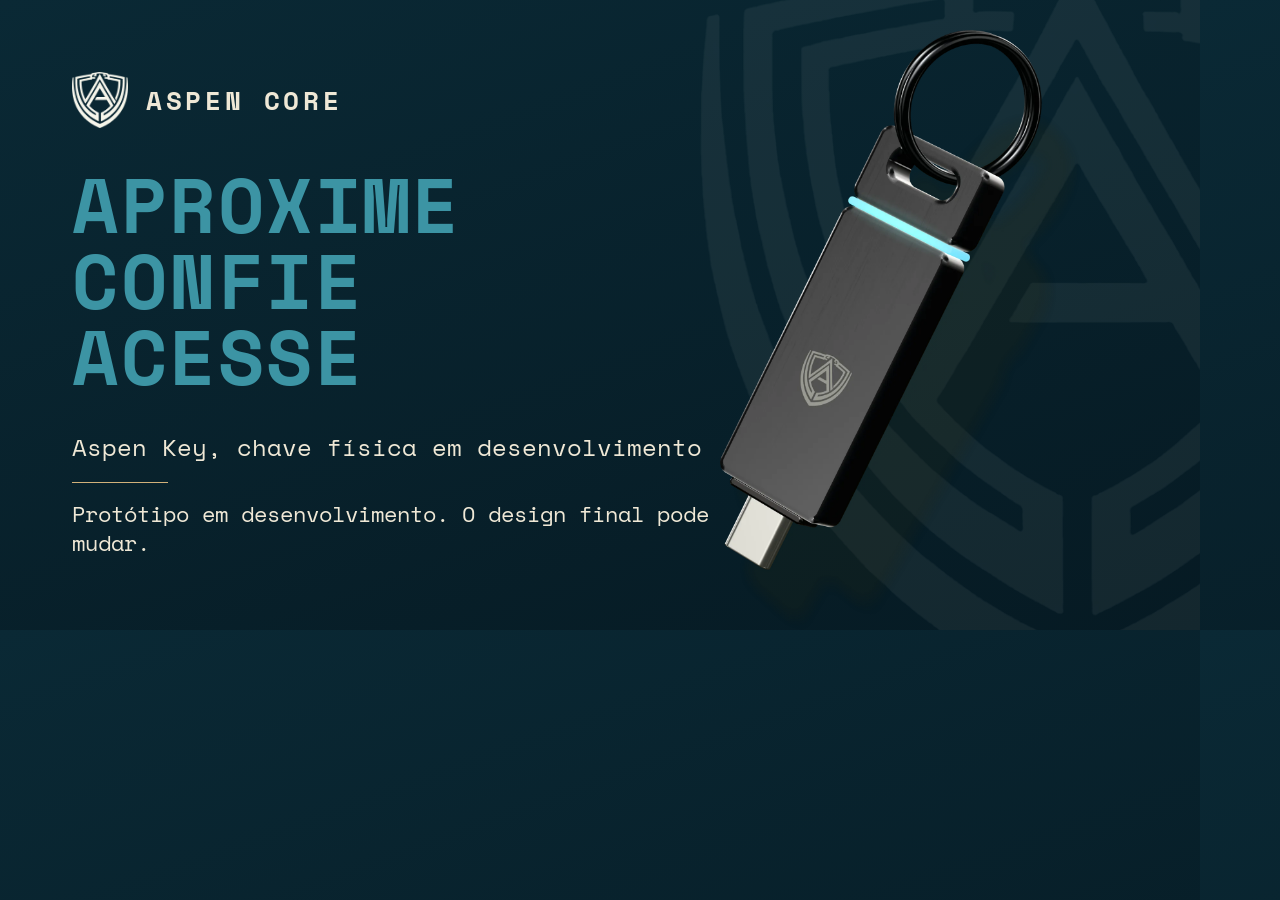
<file: origem/og.html>
<!doctype html>
<html lang="pt-BR">
<head>
<meta charset="utf-8">
<title>Imagem de compartilhamento (modelo)</title>
<style>
@font-face { font-family: "Space Mono"; font-weight: 400; src: url("../public/assets/fonts/spacemono-400.woff2") format("woff2"); }
@font-face { font-family: "Space Mono"; font-weight: 700; src: url("../public/assets/fonts/spacemono-700.woff2") format("woff2"); }
* { box-sizing: border-box; margin: 0; padding: 0; }
html, body { width: 1200px; height: 630px; overflow: hidden; }
body { position: relative; font-family: "Space Mono", monospace; color: #EFE8D6; background: linear-gradient(160deg, #0A2935, #061A23); }
.marca-dagua { position: absolute; width: 760px; height: auto; left: 700px; top: -60px; opacity: 0.06; }
.chave { position: absolute; height: 600px; width: auto; left: 720px; top: 30px; }
.coluna { position: absolute; left: 72px; top: 72px; bottom: 72px; width: 640px; display: flex; flex-direction: column; justify-content: space-between; }
.marca { display: flex; align-items: center; gap: 18px; font-weight: 700; font-size: 26px; letter-spacing: 0.14em; text-transform: uppercase; }
.marca img { width: 56px; height: 56px; }
.lema { font-weight: 700; font-size: 76px; line-height: 1; letter-spacing: 0.02em; text-transform: uppercase; color: #3C94A4; }
.lema span { display: block; }
.linha { font-size: 24px; line-height: 1.3; }
.filete { width: 96px; height: 1px; background: #D2B17A; margin: 18px 0 16px; }
.aviso { font-size: 22px; line-height: 1.35; }
</style>
</head>
<body>
<img class="marca-dagua" src="../public/assets/img/marca-dagua-escudo-720.webp" alt="">
<img class="chave" src="../public/assets/img/hero-chave-3q-1120.webp" alt="">
<div class="coluna">
  <div class="marca"><img src="../public/assets/img/escudo-creme-128.webp" alt=""><span>Aspen Core</span></div>
  <div>
    <p class="lema"><span>Aproxime</span><span>Confie</span><span>Acesse</span></p>
  </div>
  <div>
    <p class="linha">Aspen Key, chave física em desenvolvimento</p>
    <div class="filete"></div>
    <p class="aviso">Protótipo em desenvolvimento. O design final pode mudar.</p>
  </div>
</div>
</body>
</html>
</file>
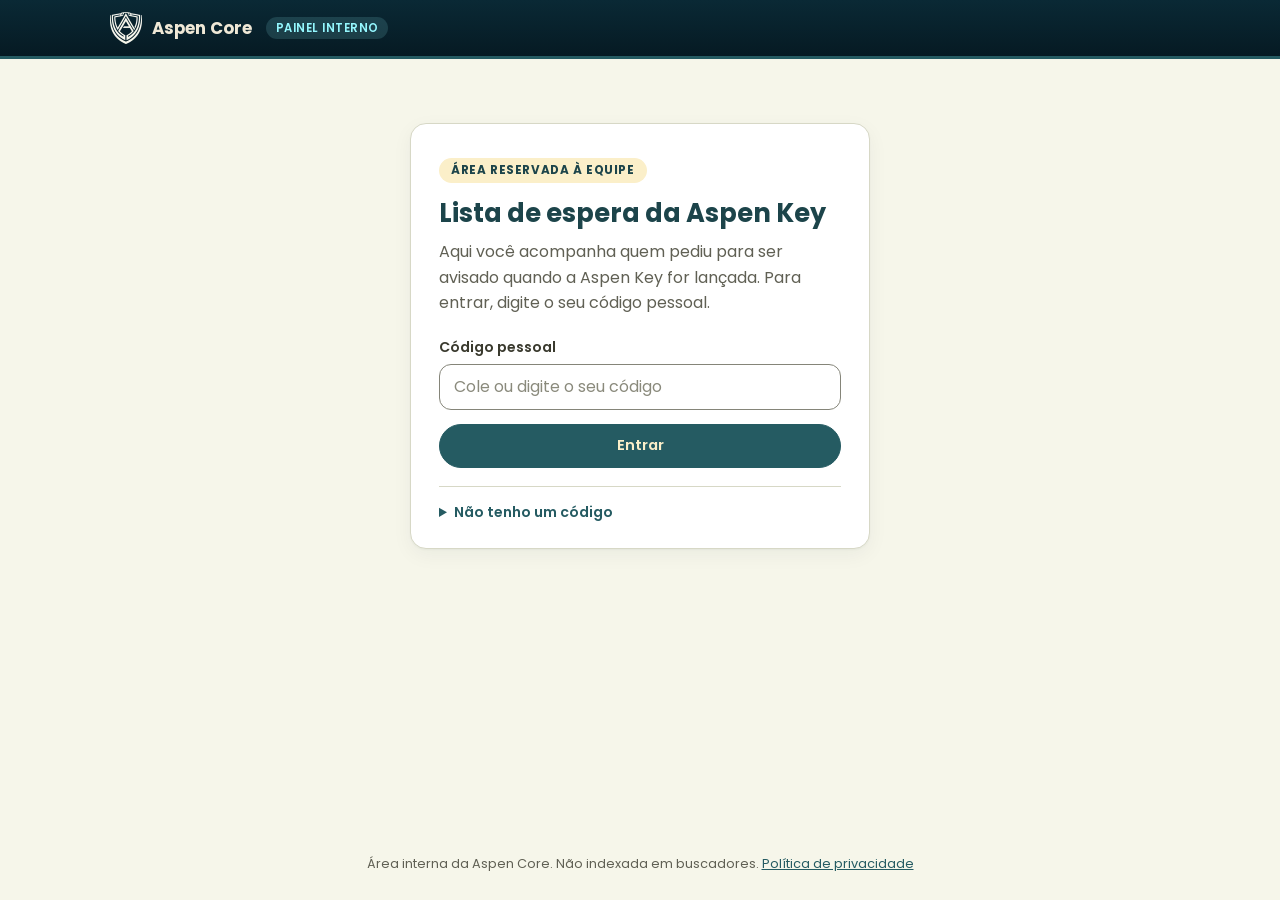
<file: public/admin.html>
<!doctype html>
<html lang="pt-BR">
<head>
<meta charset="utf-8">
<meta name="viewport" content="width=device-width, initial-scale=1">
<meta name="robots" content="noindex, nofollow, noarchive"><!-- área interna da equipe; fica fora da busca de propósito -->
<meta name="theme-color" content="#0A2935">
<title>Painel da lista de espera | Aspen Core</title>
<link rel="icon" href="favicon.ico" sizes="any">
<link rel="preload" href="assets/fonts/poppins-600.woff2" as="font" type="font/woff2" crossorigin>
<link rel="stylesheet" href="assets/css/admin.css">
<script src="assets/js/admin.js" defer></script>
</head>
<body>
<header class="topo">
  <div class="topo__interno">
    <p class="topo__marca">
      <img src="assets/img/escudo-creme-64.webp" srcset="assets/img/escudo-creme-64.webp 64w, assets/img/escudo-creme-128.webp 128w" sizes="32px" width="64" height="64" alt="" aria-hidden="true">
      <span>Aspen Core</span><small>Painel interno</small>
    </p>
    <div class="topo__acoes" id="topo-acoes" hidden>
      <span class="topo__ola" id="ola"></span>
      <button type="button" class="botao botao--fantasma" id="btn-sair">Sair</button>
    </div>
  </div>
</header>

<main class="miolo">

  <!-- 1. Entrada com o código pessoal -->
  <section class="entrada" id="entrada" aria-labelledby="entrada-titulo">
    <div class="cartao entrada__cartao">
      <p class="selo">Área reservada à equipe</p>
      <h1 id="entrada-titulo">Lista de espera da Aspen Key</h1>
      <p class="entrada__texto">Aqui você acompanha quem pediu para ser avisado quando a Aspen Key for lançada. Para entrar, digite o seu código pessoal.</p>
      <form id="form-entrada" novalidate>
        <label for="codigo">Código pessoal</label>
        <input id="codigo" name="codigo" type="password" autocomplete="current-password" autocapitalize="none" spellcheck="false" required placeholder="Cole ou digite o seu código">
        <p class="erro" id="erro-entrada" role="alert" hidden></p>
        <button type="submit" class="botao botao--cheio" id="btn-entrar">Entrar</button>
      </form>
      <details class="ajuda">
        <summary>Não tenho um código</summary>
        <p>Cada pessoa da equipe tem o seu código, que não deve ser compartilhado. Peça o seu a quem administra o site. Se um código for perdido ou exposto, ele é trocado sem afetar os dos demais.</p>
      </details>
    </div>
  </section>

  <!-- 2. Painel -->
  <div class="painel" id="painel" hidden>
    <div class="painel__cabeca">
      <div>
        <h1>Lista de espera</h1>
        <p class="painel__sub">Pessoas que pediram para ser avisadas do lançamento da Aspen Key.</p>
      </div>
      <div class="painel__atualiza">
        <button type="button" class="botao" id="btn-atualizar">Atualizar</button>
        <span class="pequeno" id="atualizado"></span>
      </div>
    </div>

    <p class="aviso aviso--cortado" id="aviso-cortado" hidden>A lista é grande e o painel mostra só as primeiras 5.000 inscrições. Os números acima refletem apenas essas.</p>

    <section class="numeros" aria-label="Resumo">
      <div class="cartao numero numero--principal"><p class="numero__rotulo">Total na lista</p><p class="numero__valor" id="n-total">0</p><p class="numero__nota">E-mails ativos agora</p></div>
      <div class="cartao numero"><p class="numero__rotulo">Hoje</p><p class="numero__valor" id="n-hoje">0</p><p class="numero__nota">Novas inscrições</p></div>
      <div class="cartao numero"><p class="numero__rotulo">Últimos 7 dias</p><p class="numero__valor" id="n-sete">0</p><p class="numero__nota">Novas inscrições</p></div>
      <div class="cartao numero"><p class="numero__rotulo">Últimos 30 dias</p><p class="numero__valor" id="n-trinta">0</p><p class="numero__nota">Novas inscrições</p></div>
    </section>

    <section class="cartao grafico" aria-labelledby="grafico-titulo">
      <h2 id="grafico-titulo">Inscrições por dia</h2>
      <p class="pequeno">Últimos 14 dias. O dia de hoje aparece em destaque.</p>
      <div class="grafico__barras" id="grafico" role="img" aria-label="Gráfico de barras com as inscrições dos últimos 14 dias"></div>
    </section>

    <section class="cartao tabela" aria-labelledby="tabela-titulo">
      <div class="tabela__topo">
        <h2 id="tabela-titulo">Inscritos <span class="contagem" id="contagem"></span></h2>
        <div class="tabela__ferramentas">
          <label class="visualmente-oculto" for="busca">Buscar um e-mail</label>
          <input id="busca" type="search" placeholder="Buscar um e-mail" autocomplete="off" spellcheck="false">
          <button type="button" class="botao" id="btn-copiar">Copiar e-mails</button>
          <button type="button" class="botao" id="btn-csv">Baixar CSV</button>
        </div>
      </div>
      <p class="status" id="status" role="status" aria-live="polite"></p>
      <div class="tabela__rolagem">
        <table>
          <thead><tr><th scope="col">E-mail</th><th scope="col">Inscrito em</th><th scope="col">Sai da lista em</th><th scope="col"><span class="visualmente-oculto">Ações</span></th></tr></thead>
          <tbody id="linhas"></tbody>
        </table>
      </div>
      <p class="vazio" id="vazio" hidden></p>
    </section>

    <section class="guia" aria-labelledby="guia-titulo">
      <h2 id="guia-titulo">Como esta página funciona</h2>
      <div class="guia__grade">
        <article class="cartao guia__item">
          <span class="guia__num" aria-hidden="true">1</span>
          <h3>De onde vêm os e-mails</h3>
          <p>Quando alguém preenche o formulário do site e marca as quatro confirmações, o e-mail entra aqui sozinho. Não é preciso fazer nada. Use "Atualizar" para ver as novidades.</p>
        </article>
        <article class="cartao guia__item">
          <span class="guia__num" aria-hidden="true">2</span>
          <h3>O que fica guardado</h3>
          <p>Somente o e-mail, a data da inscrição e a versão da política aceita. Não guardamos nome, telefone nem endereço IP. Cada registro some sozinho 24 meses depois da inscrição, e a coluna "Sai da lista em" mostra esse dia.</p>
        </article>
        <article class="cartao guia__item">
          <span class="guia__num" aria-hidden="true">3</span>
          <h3>Cuidados com a lista</h3>
          <p>São dados pessoais protegidos pela LGPD. Use a lista só para avisar do lançamento, não a compartilhe e não envie por aplicativos de mensagem. Se alguém pedir para sair, use "Apagar" na linha da pessoa. O apagamento é definitivo.</p>
        </article>
        <article class="cartao guia__item">
          <span class="guia__num" aria-hidden="true">4</span>
          <h3>Copiar e baixar</h3>
          <p>"Copiar e-mails" coloca os endereços da busca atual na área de transferência, um por linha. "Baixar CSV" gera uma planilha com e-mail e data, que abre no Excel e no Google Planilhas.</p>
        </article>
      </div>
    </section>
  </div>
</main>

<footer class="rodape">
  <p>Área interna da Aspen Core. Não indexada em buscadores. <a href="privacidade.html">Política de privacidade</a></p>
</footer>

<dialog class="confirma" id="confirma" aria-labelledby="confirma-titulo">
  <form method="dialog">
    <h2 id="confirma-titulo">Apagar este e-mail?</h2>
    <p class="confirma__email" id="confirma-email"></p>
    <p>A pessoa sai da lista de espera e deixa de receber o aviso de lançamento. Essa ação não pode ser desfeita.</p>
    <div class="confirma__botoes">
      <button type="submit" class="botao" value="cancelar" id="confirma-cancelar">Cancelar</button>
      <button type="button" class="botao botao--perigo" id="confirma-apagar">Apagar definitivamente</button>
    </div>
  </form>
</dialog>
<noscript><p class="erro" style="padding:24px">Este painel precisa de JavaScript.</p></noscript>
</body>
</html>
</file>
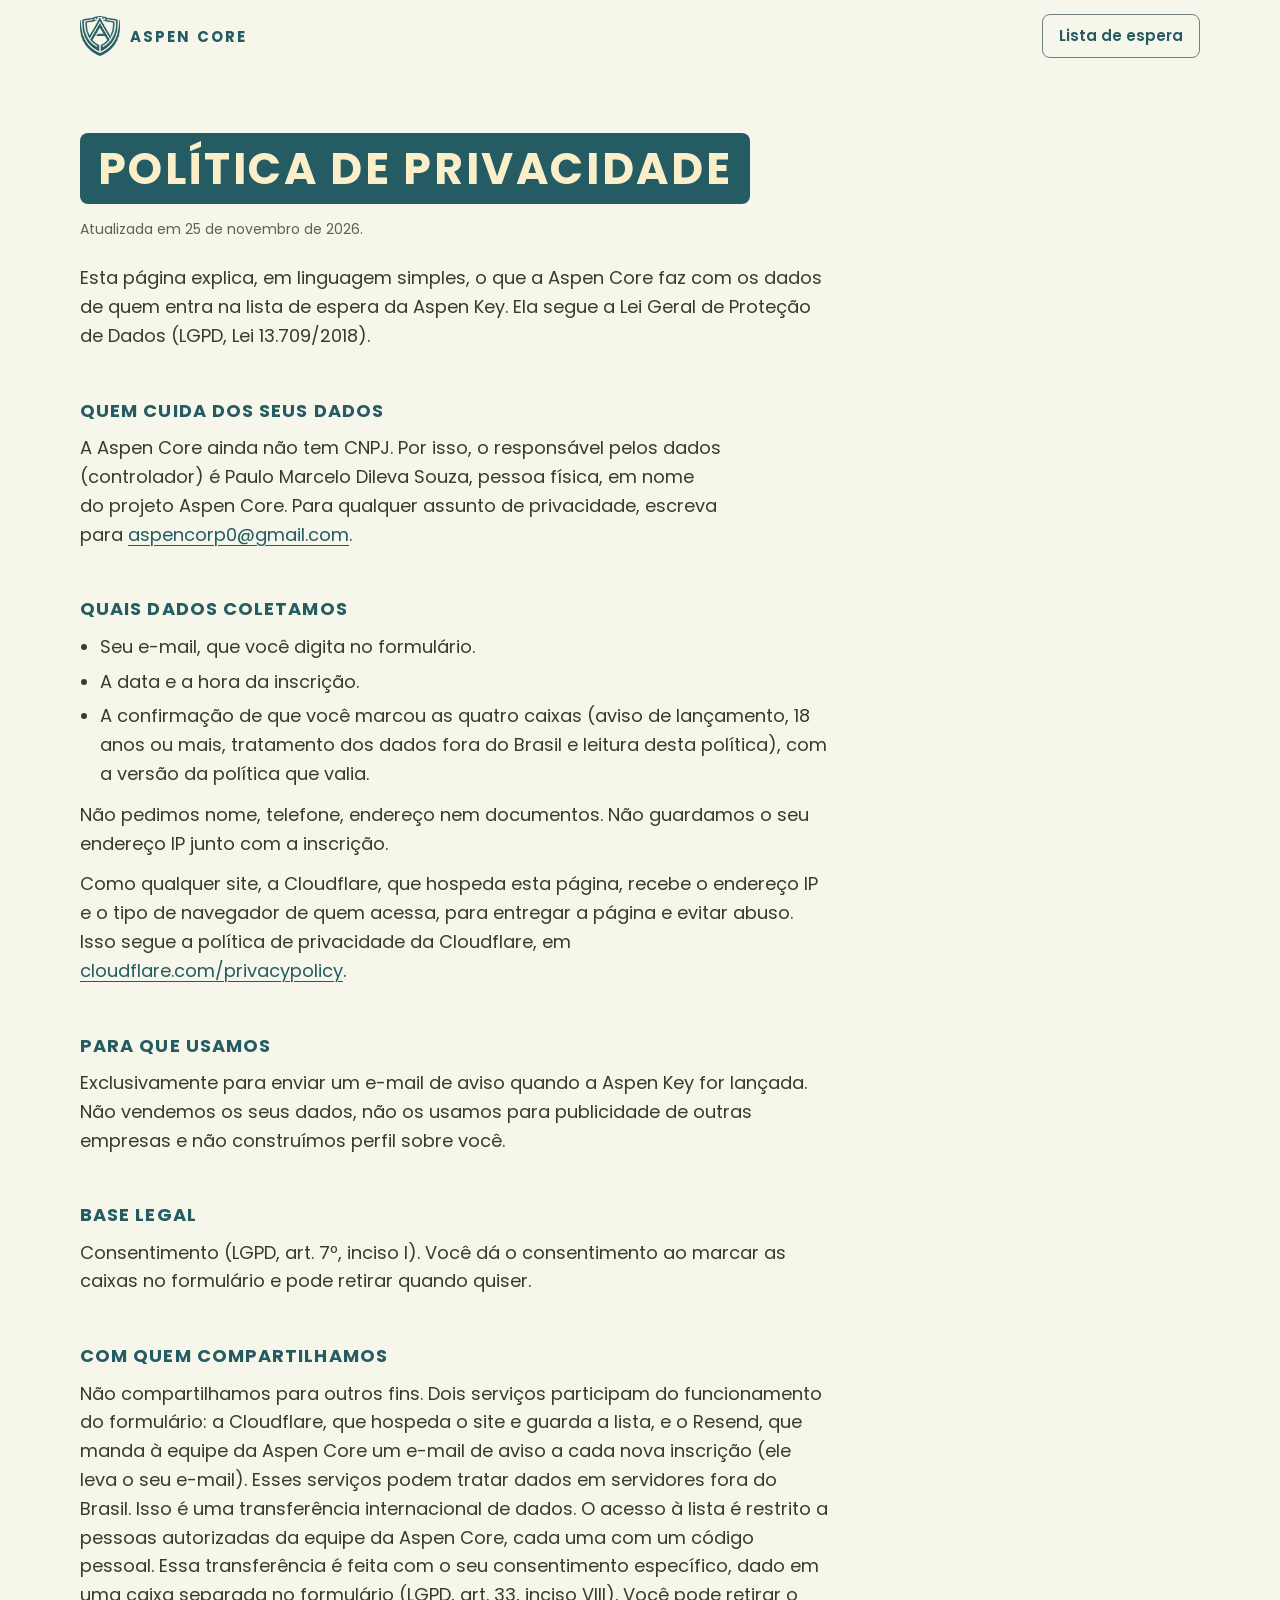
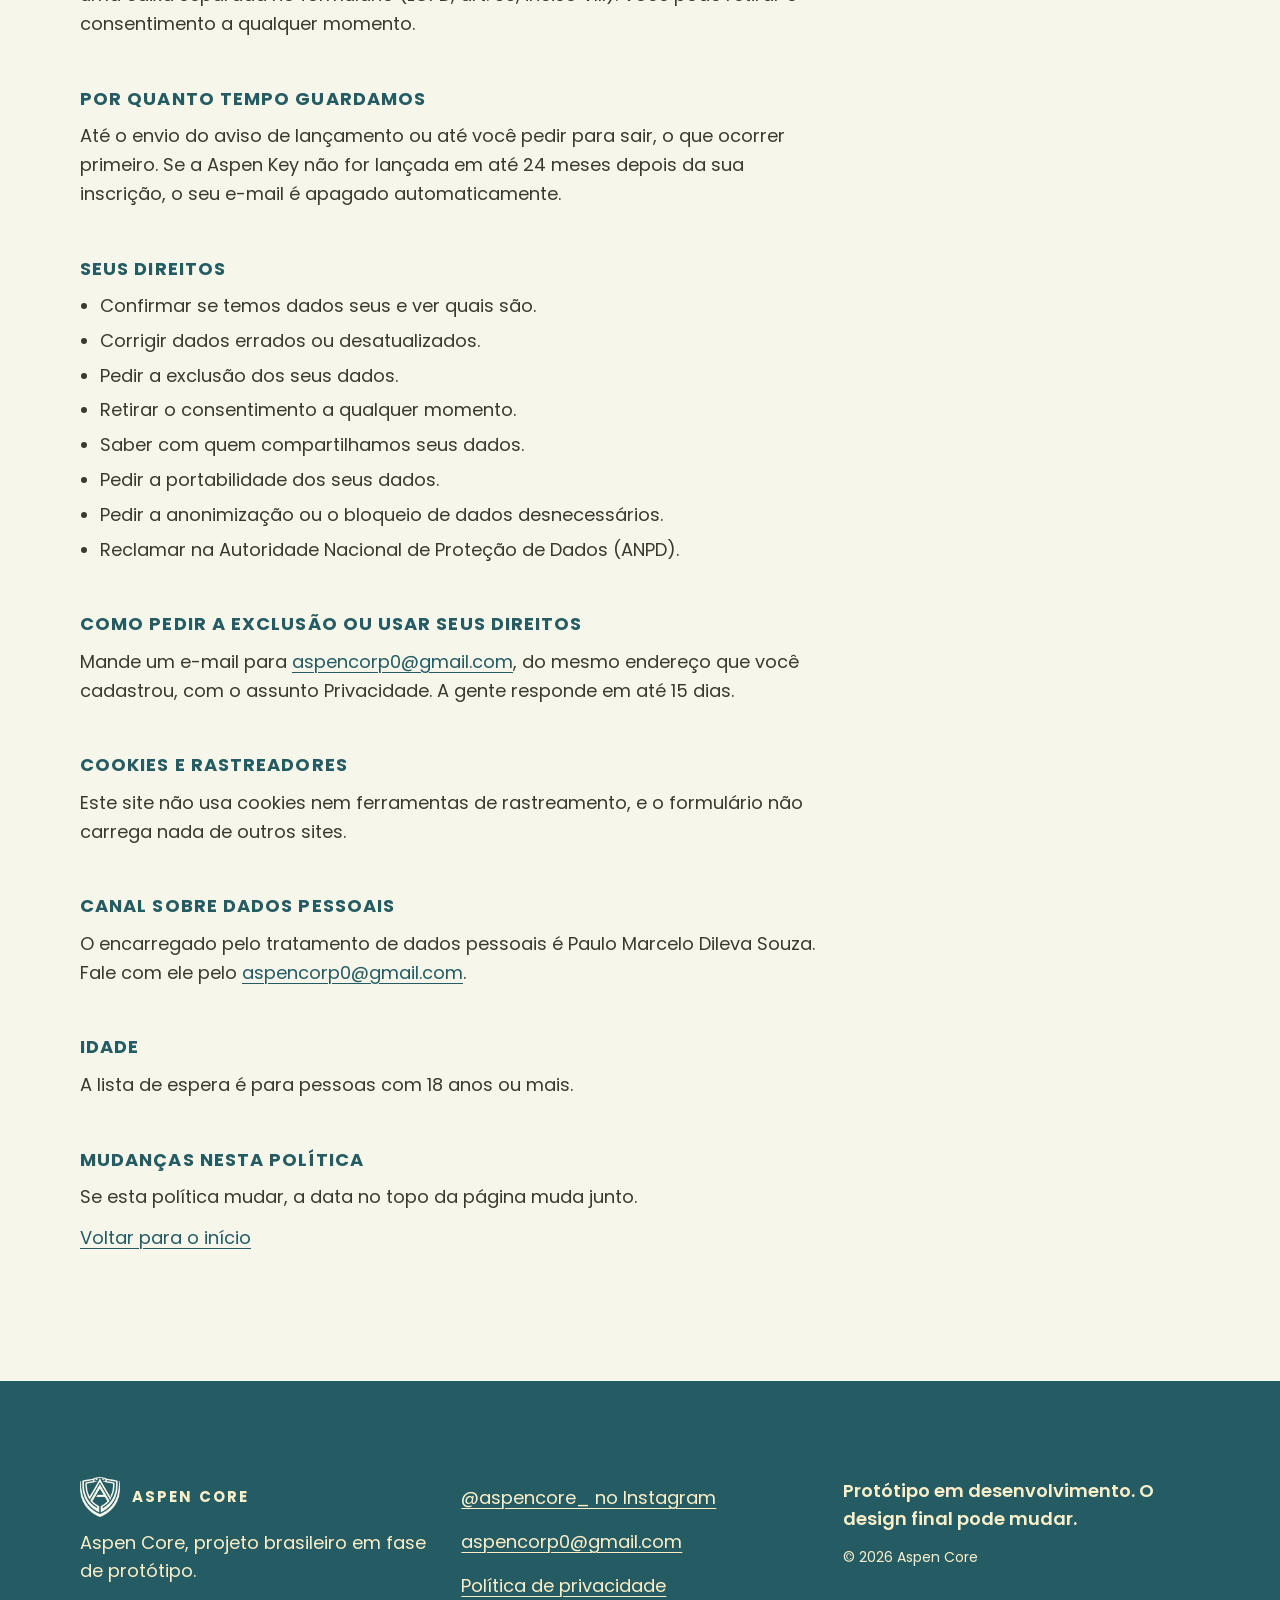
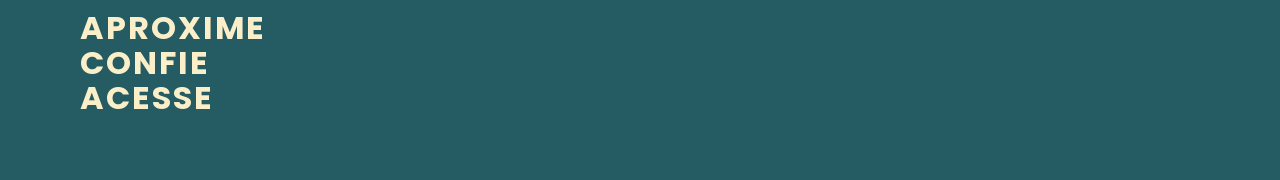
<file: public/privacidade.html>
<!doctype html>
<html lang="pt-BR" class="no-js" data-modo="publicado">
<head>
<meta charset="utf-8">
<meta name="viewport" content="width=device-width, initial-scale=1">
<title>Política de privacidade | Aspen Core</title>
<meta name="description" content="Como a Aspen Core usa o e-mail que você deixa na lista de espera da Aspen Key, por quanto tempo guarda e como pedir a exclusão.">
<link rel="canonical" href="https://aspen-site.pages.dev/privacidade">
<meta name="robots" content="index, follow">
<meta name="theme-color" content="#255B62">
<link rel="icon" href="favicon.ico" sizes="any">
<link rel="apple-touch-icon" href="apple-touch-icon.png">
<link rel="manifest" href="site.webmanifest">
<link rel="stylesheet" href="assets/css/site.css">
<script src="assets/js/site.js" defer></script>
</head>
<body class="modo-claro">
<a class="pular" href="#conteudo">Pular para o conteúdo</a>

<div class="faixa-rascunho so-rascunho"><p>Rascunho. Os itens marcados como PENDENTE ainda precisam ser trocados antes de publicar.</p></div>

<header class="topo topo--claro modo-claro">
  <div class="topo__interno conteudo">
    <a class="topo__marca" href="./">
      <img src="assets/img/escudo-petroleo-64.webp" srcset="assets/img/escudo-petroleo-64.webp 64w, assets/img/escudo-petroleo-128.webp 128w" sizes="(min-width: 1024px) 40px, 28px" width="64" height="64" alt="" aria-hidden="true" decoding="async">
      <span>Aspen Core</span>
    </a>
    <a class="topo__lista" href="./#lista">Lista de espera</a>
  </div>
</header>

<main id="conteudo" class="privacidade modo-claro">
  <div class="conteudo">
    <div class="privacidade__corpo">
      <h1><span class="titulo-bloco">Política de privacidade</span></h1>
      <p class="privacidade__data">Atualizada em 25 de novembro de 2026.</p>
      <p>Esta página explica, em linguagem simples, o que a Aspen Core faz com os dados de quem entra na lista de espera da Aspen Key. Ela segue a Lei Geral de Proteção de Dados (LGPD, Lei 13.709/2018).</p>

      <h2>Quem cuida dos seus dados</h2>
      <p>A Aspen Core ainda não tem CNPJ. Por isso, o responsável pelos dados (controlador) é Paulo Marcelo Dileva Souza, pessoa física, em nome do projeto Aspen Core. Para qualquer assunto de privacidade, escreva para <a href="mailto:aspencorp0@gmail.com">aspencorp0@gmail.com</a>.</p>

      <h2>Quais dados coletamos</h2>
      <ul>
        <li>Seu e-mail, que você digita no formulário.</li>
        <li>A data e a hora da inscrição.</li>
        <li>A confirmação de que você marcou as quatro caixas (aviso de lançamento, 18 anos ou mais, tratamento dos dados fora do Brasil e leitura desta política), com a versão da política que valia.</li>
      </ul>
      <p>Não pedimos nome, telefone, endereço nem documentos. Não guardamos o seu endereço IP junto com a inscrição.</p>
      <p>Como qualquer site, a Cloudflare, que hospeda esta página, recebe o endereço IP e o tipo de navegador de quem acessa, para entregar a página e evitar abuso. Isso segue a política de privacidade da Cloudflare, em <a href="https://www.cloudflare.com/privacypolicy/" target="_blank" rel="noopener">cloudflare.com/privacypolicy<span class="visualmente-oculto"> (abre em outra aba)</span></a>.</p>

      <h2>Para que usamos</h2>
      <p>Exclusivamente para enviar um e-mail de aviso quando a Aspen Key for lançada. Não vendemos os seus dados, não os usamos para publicidade de outras empresas e não construímos perfil sobre você.</p>

      <h2>Base legal</h2>
      <p>Consentimento (LGPD, art. 7º, inciso I). Você dá o consentimento ao marcar as caixas no formulário e pode retirar quando quiser.</p>

      <h2>Com quem compartilhamos</h2>
      <p>Não compartilhamos para outros fins. Dois serviços participam do funcionamento do formulário: a Cloudflare, que hospeda o site e guarda a lista, e o Resend, que manda à equipe da Aspen Core um e-mail de aviso a cada nova inscrição (ele leva o seu e-mail). Esses serviços podem tratar dados em servidores fora do Brasil. Isso é uma transferência internacional de dados. O acesso à lista é restrito a pessoas autorizadas da equipe da Aspen Core, cada uma com um código pessoal. Essa transferência é feita com o seu consentimento específico, dado em uma caixa separada no formulário (LGPD, art. 33, inciso VIII). Você pode retirar o consentimento a qualquer momento.</p>

      <h2>Por quanto tempo guardamos</h2>
      <p>Até o envio do aviso de lançamento ou até você pedir para sair, o que ocorrer primeiro. Se a Aspen Key não for lançada em até 24 meses depois da sua inscrição, o seu e-mail é apagado automaticamente.</p>

      <h2>Seus direitos</h2>
      <ul>
        <li>Confirmar se temos dados seus e ver quais são.</li>
        <li>Corrigir dados errados ou desatualizados.</li>
        <li>Pedir a exclusão dos seus dados.</li>
        <li>Retirar o consentimento a qualquer momento.</li>
        <li>Saber com quem compartilhamos seus dados.</li>
        <li>Pedir a portabilidade dos seus dados.</li>
        <li>Pedir a anonimização ou o bloqueio de dados desnecessários.</li>
        <li>Reclamar na Autoridade Nacional de Proteção de Dados (ANPD).</li>
      </ul>

      <h2>Como pedir a exclusão ou usar seus direitos</h2>
      <p>Mande um e-mail para <a href="mailto:aspencorp0@gmail.com">aspencorp0@gmail.com</a>, do mesmo endereço que você cadastrou, com o assunto Privacidade. A gente responde em até 15 dias.</p>

      <h2>Cookies e rastreadores</h2>
      <p>Este site não usa cookies nem ferramentas de rastreamento, e o formulário não carrega nada de outros sites.</p>

      <h2>Canal sobre dados pessoais</h2>
      <p>O encarregado pelo tratamento de dados pessoais é Paulo Marcelo Dileva Souza. Fale com ele pelo <a href="mailto:aspencorp0@gmail.com">aspencorp0@gmail.com</a>.</p>

      <h2>Idade</h2>
      <p>A lista de espera é para pessoas com 18 anos ou mais.</p>

      <h2>Mudanças nesta política</h2>
      <p>Se esta política mudar, a data no topo da página muda junto.</p>

      <p class="privacidade__voltar"><a href="./">Voltar para o início</a></p>
    </div>
  </div>
</main>

<footer class="rodape modo-petroleo">
  <div class="conteudo rodape__grade">
    <div class="rodape__marca">
      <p class="rodape__nome"><img src="assets/img/escudo-creme-64.webp" srcset="assets/img/escudo-creme-64.webp 64w, assets/img/escudo-creme-128.webp 128w" sizes="40px" width="64" height="64" alt="" aria-hidden="true" loading="lazy" decoding="async"><span>Aspen Core</span></p>
      <p>Aspen Core, projeto brasileiro em fase de protótipo.</p>
      <p class="rodape__lema"><span>Aproxime</span><span>Confie</span><span>Acesse</span></p>
    </div>
    <ul class="rodape__links">
      <li><a href="https://www.instagram.com/aspencore_/" target="_blank" rel="noopener">@aspencore_ no Instagram<span class="visualmente-oculto"> (abre em outra aba)</span></a><!-- PENDENTE P20: confirmar o endereço do Instagram --></li>
      <li><a href="mailto:aspencorp0@gmail.com">aspencorp0@gmail.com</a></li>
      <li><a href="privacidade.html">Política de privacidade</a></li>
    </ul>
    <div class="rodape__fim">
      <p class="rodape__aviso">Protótipo em desenvolvimento. O design final pode mudar.</p>
      <p class="rodape__copy">© 2026 Aspen Core</p>
    </div>
  </div>
</footer>
</body>
</html>
</file>
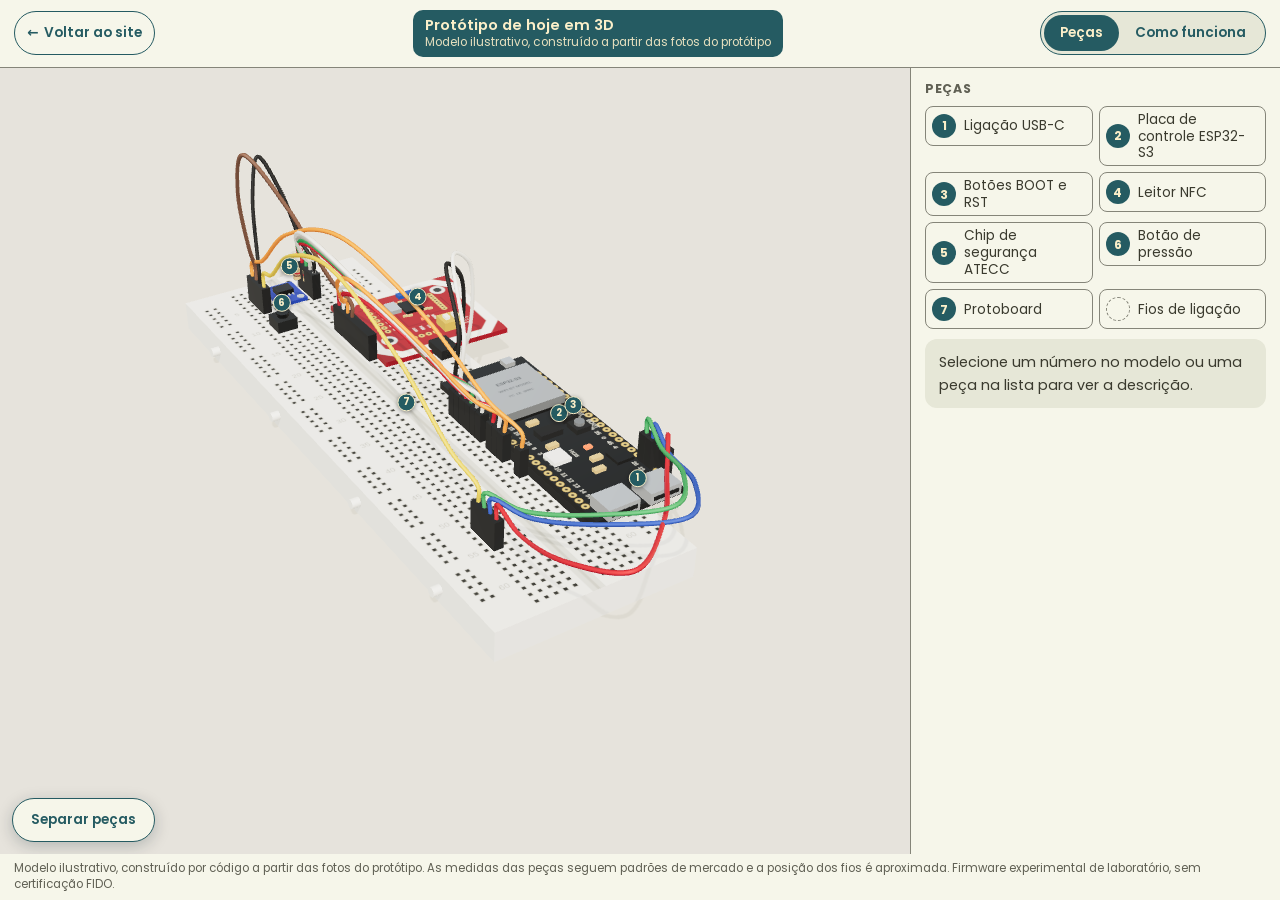
<file: public/prototipo-3d.html>
<!doctype html>
<html lang="pt-BR" data-modo="publicado">
<head>
<meta charset="utf-8">
<meta name="viewport" content="width=device-width, initial-scale=1">
<meta name="robots" content="noindex, nofollow"><!-- página embutida em index.html (#modelo3d); fica fora da busca de propósito -->
<meta name="description" content="Modelo 3D interativo do protótipo de hoje da Aspen Key, com a animação de como a chave é usada para acessar um site.">
<link rel="icon" href="favicon.ico" sizes="any">
<link rel="preload" href="assets/fonts/poppins-600.woff2" as="font" type="font/woff2" crossorigin>
<title>Protótipo de hoje em 3D | Aspen Key</title>
<style>
  @font-face { font-family: "Poppins"; font-weight: 400; font-style: normal; font-display: swap; src: url("assets/fonts/poppins-400.woff2") format("woff2"); }
  @font-face { font-family: "Poppins"; font-weight: 600; font-style: normal; font-display: swap; src: url("assets/fonts/poppins-600.woff2") format("woff2"); }
  @font-face { font-family: "Poppins"; font-weight: 700; font-style: normal; font-display: swap; src: url("assets/fonts/poppins-700.woff2") format("woff2"); }
  :root { --petroleo: #255B62; --petroleo-esc: #1C444A; --amarelo: #FBEFC9; --creme: #F6F6EA; --tile: #E6E7D7; --texto: #3A3A2E; --suave: #606054; --borda: #858579; --mesa: #d9d5ca; }
  * { box-sizing: border-box; }
  html, body { margin: 0; height: 100%; background: var(--mesa); color: var(--texto); font-family: "Poppins", system-ui, -apple-system, "Segoe UI", Roboto, Arial, sans-serif; }
  button { font: inherit; color: inherit; }
  :focus-visible { outline: 3px solid var(--petroleo); outline-offset: 2px; }
  .tela { position: fixed; inset: 0; display: grid; grid-template-columns: minmax(0, 1fr); grid-template-rows: auto minmax(0, 1fr) auto auto; }
  .tela--anim { grid-template-rows: auto minmax(0, 1fr) auto; }
  .topo { display: flex; flex-wrap: wrap; gap: 8px 16px; align-items: center; justify-content: space-between; padding: 10px 14px; background: var(--creme); border-bottom: 1px solid var(--borda); }
  h1.titulo { margin: 0; }
  .voltar span[aria-hidden] { margin-right: 6px; }
  .voltar__resto { white-space: pre; }
  .voltar { display: inline-flex; align-items: center; min-height: 44px; padding: 0 12px; border-radius: 999px; border: 1px solid var(--petroleo); color: var(--petroleo); font-size: 0.85rem; font-weight: 600; text-decoration: none; white-space: nowrap; }
  .titulo { margin-right: auto; background: var(--petroleo); color: var(--amarelo); padding: 6px 12px; border-radius: 10px; font-weight: 600; font-size: 0.92rem; line-height: 1.3; }
  .titulo small { display: block; font-weight: 400; opacity: 0.9; font-size: 0.74rem; }
  /* duas abas, como um seletor único */
  .modos { display: inline-flex; padding: 3px; border-radius: 999px; border: 1px solid var(--petroleo); background: var(--tile); }
  .modo { min-height: 36px; padding: 0 16px; border: 0; border-radius: 999px; background: transparent; color: var(--petroleo); font-size: 0.85rem; font-weight: 600; cursor: pointer; transition: background-color 150ms ease, color 150ms ease; }
  .modo:hover { background: rgba(37, 91, 98, 0.1); }
  .modo[aria-pressed="true"] { background: var(--petroleo); color: var(--amarelo); }
  .botao { min-height: 36px; padding: 0 14px; border-radius: 999px; border: 1px solid var(--petroleo); background: transparent; color: var(--petroleo); font-size: 0.85rem; font-weight: 600; cursor: pointer; }
  .botao:hover { background: var(--tile); }
  /* vista explodida: separa e junta as peças */
  .explodir { position: absolute; left: 12px; bottom: 12px; min-height: 44px; padding: 0 18px; background: var(--creme); box-shadow: 0 4px 16px rgba(6, 26, 35, 0.22); }
  .explodir[aria-pressed="true"] { background: var(--petroleo); color: var(--amarelo); }

  .palco { position: relative; min-height: 0; overflow: hidden; }
  .visor { position: absolute; inset: 0; cursor: grab; outline-offset: -4px; }
  .visor.arrastando { cursor: grabbing; }
  .pinos { position: absolute; inset: 0; pointer-events: none; overflow: hidden; }
  /* marcador pequeno: o número só identifica; o nome aparece ao passar o mouse e na peça escolhida */
  .pino { position: absolute; left: 0; top: 0; width: 18px; height: 18px; padding: 0; margin: 0; border-radius: 50%; border: 1.5px solid var(--amarelo); background: var(--petroleo); color: var(--amarelo); font-size: 0.6rem; font-weight: 700; line-height: 1; cursor: pointer; pointer-events: auto; box-shadow: 0 1px 4px rgba(0, 0, 0, 0.4); transition: opacity 150ms ease, background-color 150ms ease; will-change: transform; }
  .pino::before { content: ""; position: absolute; inset: -11px; border-radius: 50%; }
  .pino__num { display: grid; place-items: center; width: 100%; height: 100%; }
  .pino__nome { position: absolute; left: 22px; top: 50%; transform: translateY(-50%); padding: 3px 8px; border-radius: 999px; background: rgba(246, 246, 234, 0.96); color: var(--texto); font-size: 0.72rem; font-weight: 600; white-space: nowrap; box-shadow: 0 1px 4px rgba(0, 0, 0, 0.25); opacity: 0; pointer-events: none; transition: opacity 150ms ease; }
  .pino:hover .pino__nome, .pino--ativo .pino__nome { opacity: 1; }
  .pino:hover { background: var(--petroleo-esc); z-index: 2; }
  .pino--oculto { opacity: 0.3; }
  .pino--ativo { background: var(--amarelo); color: var(--petroleo); border-color: var(--petroleo); opacity: 1; z-index: 3; }
  .pino[hidden] { display: none; }
  .dica-visor { position: absolute; left: 50%; top: 12px; transform: translateX(-50%); margin: 0; padding: 6px 14px; border-radius: 999px; background: rgba(246, 246, 234, 0.92); color: var(--suave); font-size: 0.75rem; font-weight: 600; white-space: nowrap; box-shadow: 0 2px 10px rgba(6, 26, 35, 0.18); pointer-events: none; transition: opacity 500ms ease; }
  .dica-visor--some { opacity: 0; }

  .legenda { position: absolute; left: 12px; right: 12px; bottom: 12px; max-width: 40rem; padding: 12px 14px; border-radius: 12px; background: rgba(251, 239, 201, 0.96); box-shadow: 0 6px 24px rgba(6, 26, 35, 0.25); pointer-events: none; }
  .legenda strong { display: block; font-size: 1rem; margin-bottom: 2px; }
  .legenda span { font-size: 0.9rem; line-height: 1.5; }
  .legenda em { display: block; margin-top: 6px; font-size: 0.78rem; font-style: normal; font-weight: 600; color: #7a4a00; }
  .palco--anim .legenda { bottom: 74px; }
  .grande-play { position: absolute; left: 50%; top: 50%; transform: translate(-50%, -50%); min-height: 56px; padding: 0 28px; border-radius: 999px; border: 0; background: var(--petroleo); color: var(--amarelo); font-size: 1.05rem; font-weight: 700; box-shadow: 0 8px 30px rgba(6, 26, 35, 0.35); cursor: pointer; }
  .grande-play:hover { background: var(--petroleo-esc); }
  [hidden] { display: none !important; }

  /* reprodutor da animação: um botão, uma linha do tempo e o tempo */
  .player { position: absolute; left: 12px; right: 12px; bottom: 12px; display: flex; align-items: center; gap: 12px; padding: 6px 16px 6px 6px; border-radius: 999px; background: rgba(246, 246, 234, 0.96); box-shadow: 0 6px 24px rgba(6, 26, 35, 0.25); }
  .player__play { flex: none; width: 44px; height: 44px; padding: 0; border: 0; border-radius: 50%; background: var(--petroleo); color: var(--amarelo); font-size: 0.95rem; line-height: 1; cursor: pointer; }
  .player__play:hover { background: var(--petroleo-esc); }
  .linha { position: relative; flex: 1; display: flex; align-items: center; min-width: 0; height: 28px; }
  .linha input { position: relative; z-index: 1; width: 100%; margin: 0; background: transparent; accent-color: var(--petroleo); cursor: pointer; }
  .marcas { position: absolute; inset: 0; pointer-events: none; }
  .marcas span { position: absolute; top: 50%; width: 2px; height: 12px; margin-left: -1px; transform: translateY(-50%); border-radius: 1px; background: rgba(37, 91, 98, 0.45); }
  .player__tempo { flex: none; min-width: 5.4em; text-align: right; font-size: 0.78rem; font-variant-numeric: tabular-nums; color: var(--suave); }

  .painel { padding: 12px 14px 14px; background: var(--creme); border-top: 1px solid var(--borda); overflow: auto; max-height: 46vh; }
  .rotulo { margin: 0 0 8px; font-size: 0.78rem; font-weight: 700; letter-spacing: 0.06em; text-transform: uppercase; color: var(--suave); }
  .lista { list-style: none; margin: 0; padding: 0; display: grid; grid-template-columns: repeat(auto-fill, minmax(190px, 1fr)); gap: 6px; }
  .chip { display: flex; align-items: center; gap: 8px; width: 100%; min-height: 40px; padding: 4px 10px 4px 6px; border-radius: 8px; border: 1px solid var(--borda); background: transparent; font-size: 0.85rem; line-height: 1.25; text-align: left; cursor: pointer; }
  .chip:hover { background: var(--tile); }
  .chip__num { flex: none; display: inline-grid; place-items: center; width: 24px; height: 24px; border-radius: 50%; background: var(--petroleo); color: var(--amarelo); font-size: 0.75rem; font-weight: 700; }
  .chip__num--sem { background: transparent; color: var(--suave); border: 1px dashed var(--borda); }
  .chip[aria-pressed="true"] { background: var(--petroleo); color: var(--amarelo); border-color: var(--petroleo); }
  .chip[aria-pressed="true"] .chip__num { background: var(--amarelo); color: var(--petroleo); }
  .cartao { position: relative; margin-top: 10px; padding: 12px 14px; border-radius: 12px; background: var(--amarelo); }
  .cartao--vazio { background: var(--tile); }
  .cartao h3 { margin: 0 0 4px; padding-right: 30px; font-size: 1rem; line-height: 1.35; }
  .cartao p { margin: 0; font-size: 0.9rem; line-height: 1.55; }
  .cartao .cartao__funcao { margin-bottom: 6px; font-size: 0.82rem; font-weight: 600; color: var(--petroleo); }
  .cartao__dados { display: grid; grid-template-columns: auto minmax(0, 1fr); gap: 4px 12px; margin: 10px 0 0; padding: 8px 10px; border-radius: 8px; background: rgba(255, 255, 255, 0.55); font-size: 0.8rem; line-height: 1.4; }
  .cartao__dados dt { font-weight: 700; color: var(--suave); }
  .cartao__dados dd { margin: 0; }
  .cartao .cartao__fluxo { margin-top: 8px; font-size: 0.82rem; }
  .cartao .pend { margin-top: 8px; padding: 6px 8px; border: 1px dashed #b08a2a; border-radius: 8px; font-size: 0.78rem; font-weight: 600; color: #6b4a00; }
  .cartao__fechar { position: absolute; right: 8px; top: 8px; width: 28px; height: 28px; padding: 0; border: 0; border-radius: 50%; background: rgba(37, 91, 98, 0.12); color: var(--petroleo); font-size: 1.1rem; line-height: 1; cursor: pointer; }
  .cartao__fechar:hover { background: rgba(37, 91, 98, 0.22); }
  .nota { margin: 0; padding: 6px 14px 8px; font-size: 0.72rem; line-height: 1.4; color: var(--suave); background: var(--creme); }
  .erro { position: absolute; inset: 0; display: grid; place-items: center; text-align: center; padding: 24px; }

  @media (min-width: 900px) {
    .tela { grid-template-columns: minmax(0, 1fr) 370px; grid-template-rows: auto minmax(0, 1fr) auto; }
    .tela--anim { grid-template-columns: minmax(0, 1fr); }
    .topo { grid-column: 1 / -1; }
    .palco { grid-column: 1; grid-row: 2; }
    .painel { grid-column: 2; grid-row: 2; max-height: none; border-top: 0; border-left: 1px solid var(--borda); }
    .nota { grid-column: 1 / -1; }
    .lista { grid-template-columns: repeat(2, minmax(0, 1fr)); }
  }
  @media (max-width: 899px) {
    .pino { width: 16px; height: 16px; font-size: 0.55rem; }
    .pino__nome { font-size: 0.66rem; }
    .legenda { left: 8px; right: 8px; bottom: 8px; padding: 10px 12px; }
    .legenda span { font-size: 0.82rem; line-height: 1.4; }
    .palco--anim .legenda { bottom: 68px; }
    .player { left: 8px; right: 8px; bottom: 8px; gap: 8px; }
    .player__tempo { min-width: 4.6em; }
    .titulo small { display: none; }
    .nota { padding: 4px 14px 6px; font-size: 0.66rem; }
  }
  /* celular em pé: o modelo fica com quase toda a tela; as peças viram uma fileira que desliza */
  @media (max-width: 899px) {
    .tela { grid-template-rows: auto minmax(0, 1fr) auto auto; }
    .tela--anim { grid-template-rows: auto minmax(0, 1fr) auto; }
    .topo { flex-wrap: nowrap; justify-content: space-between; gap: 8px; padding: 8px 10px; }
    .titulo { position: absolute; width: 1px; height: 1px; overflow: hidden; clip-path: inset(50%); white-space: nowrap; }
    .modos { margin-left: auto; }
    .modo { min-height: 40px; padding: 0 12px; }
    .painel { padding: 8px 10px; max-height: 38vh; }
    .rotulo { display: none; }
    .lista { display: flex; overflow-x: auto; gap: 8px; padding-bottom: 6px; scroll-snap-type: x proximity; }
    .lista li { flex: none; scroll-snap-align: start; }
    .chip { width: auto; min-height: 44px; white-space: nowrap; padding-right: 14px; }
    .cartao { margin-top: 6px; }
    .cartao--vazio { padding: 8px 12px; }
    .cartao--vazio p { font-size: 0.8rem; }
    .nota { padding: 4px 10px calc(6px + env(safe-area-inset-bottom, 0px)); }
    .nota__longa { display: none; }
    .dica-visor { white-space: normal; width: max-content; max-width: calc(100% - 24px); text-align: center; }
  }
  @media (max-width: 359px) { .voltar__resto { display: none; } .modo { padding: 0 9px; font-size: 0.8rem; } }
  /* celular deitado: modelo à esquerda, peças à direita */
  @media (orientation: landscape) and (max-height: 520px) {
    .tela { grid-template-columns: minmax(0, 1fr) 240px; grid-template-rows: auto minmax(0, 1fr); }
    .tela--anim { grid-template-columns: minmax(0, 1fr); }
    .topo { grid-column: 1 / -1; padding: 4px 10px; }
    .palco { grid-column: 1; grid-row: 2; }
    .painel { grid-column: 2; grid-row: 2; max-height: none; border-top: 0; border-left: 1px solid var(--borda); }
    .lista { display: grid; grid-template-columns: minmax(0, 1fr); overflow: visible; }
    .chip { width: 100%; white-space: normal; }
    .nota { display: none; }
    .legenda, .palco--anim .legenda { top: 8px; bottom: auto; max-width: 16rem; padding: 8px 10px; }
    .legenda strong { font-size: 0.85rem; }
    .legenda span { font-size: 0.75rem; }
  }
  @media (prefers-reduced-motion: reduce) { .dica-visor, .pino, .modo { transition: none; } }
</style>
</head>
<body>
<div class="tela" id="tela">
  <header class="topo">
    <a class="voltar" id="voltar" href="./#modelo3d" hidden><span aria-hidden="true">←</span> Voltar<span class="voltar__resto"> ao site</span></a>
    <h1 class="titulo">Protótipo de hoje em 3D<small>Modelo ilustrativo, construído a partir das fotos do protótipo</small></h1>
    <div class="modos" role="group" aria-label="Modo de visualização">
      <button type="button" class="modo" data-modo="explorar" aria-pressed="true">Peças</button>
      <button type="button" class="modo" data-modo="anim" aria-pressed="false">Como funciona</button>
    </div>
  </header>

  <main class="palco" id="palco">
    <div class="visor" id="visor" tabindex="0" role="group" aria-label="Modelo 3D do protótipo de hoje. Arraste para girar, use a roda do mouse para aproximar, ou as setas do teclado. Para conhecer cada peça, use a lista de peças."></div>
    <div class="pinos" id="pinos" aria-hidden="true"></div>
    <p class="dica-visor" id="dica" aria-hidden="true">Arraste para girar · Role para aproximar · Duplo clique para recentralizar</p>
    <button type="button" class="botao explodir" id="btn-explodir" aria-pressed="false">Separar peças</button>
    <div class="legenda" id="legenda" hidden role="status" aria-live="polite"><strong id="leg-titulo"></strong><span id="leg-texto"></span><em id="leg-pend" hidden></em></div>
    <button type="button" class="grande-play" id="grande-play" hidden>▶ Reproduzir</button>
    <div class="player" id="player" hidden>
      <button type="button" class="player__play" id="btn-play" aria-label="Reproduzir">▶</button>
      <div class="linha">
        <div class="marcas" id="marcas" aria-hidden="true"></div>
        <input type="range" id="tempo" min="0" max="1000" value="0" aria-label="Posição da animação">
      </div>
      <span class="player__tempo" id="tempo-txt">0:00 / 0:00</span>
    </div>
  </main>

  <aside class="painel" id="painel-explorar" aria-label="Peças do protótipo">
    <h2 class="rotulo">Peças</h2>
    <ul class="lista" id="lista"></ul>
    <div class="cartao cartao--vazio" id="cartao" role="region" aria-live="polite" aria-label="Descrição da peça"></div>
  </aside>

  <footer class="nota" id="nota-pecas"><span class="nota__longa">Modelo ilustrativo, construído por código a partir das fotos do protótipo. As medidas das peças seguem padrões de mercado e a posição dos fios é aproximada. </span>Firmware experimental de laboratório, sem certificação FIDO.</footer>
  <footer class="nota" id="nota-anim" hidden><span class="nota__longa">Animação ilustrativa do protótipo: PIN, toque, assinatura no chip de segurança e verificação no navegador. </span>Sem certificação FIDO e ainda não utilizado em contas reais.</footer>
</div>
<noscript><p class="erro">Este modelo 3D precisa de JavaScript.</p></noscript>
<script type="module" src="assets/js/modelo3d/app.js"></script>
</body>
</html>
</file>
<file: public/assets/css/site.css>
/* Aspen Core, site v1. Tokens e componentes conforme o plano (secoes 5 e 6). */

/* PENDENTE P17: quando a Disket Mono Bold (.ttf) chegar, trocar spacemono-*.woff2 e este @font-face, e gerar o og-image.jpg de novo */
@font-face { font-family: "Poppins"; font-weight: 400; font-style: normal; font-display: swap; src: url("../fonts/poppins-400.woff2") format("woff2"); }
@font-face { font-family: "Poppins"; font-weight: 600; font-style: normal; font-display: swap; src: url("../fonts/poppins-600.woff2") format("woff2"); }
@font-face { font-family: "Poppins"; font-weight: 700; font-style: normal; font-display: swap; src: url("../fonts/poppins-700.woff2") format("woff2"); }
@font-face { font-family: "Space Mono"; font-weight: 400; font-style: normal; font-display: swap; src: url("../fonts/spacemono-400.woff2") format("woff2"); }
@font-face { font-family: "Space Mono"; font-weight: 700; font-style: normal; font-display: swap; src: url("../fonts/spacemono-700.woff2") format("woff2"); }

:root {
  --c-creme: #F6F6EA;
  --c-petroleo: #255B62;
  --c-petroleo-hover: #1F4D53;
  --c-petroleo-ativo: #1C444A;
  --c-amarelo: #FBEFC9;
  --c-texto: #3A3A2E;
  --c-texto-suave: #606054;
  --c-borda-clara: #858579;
  --c-azul-claro: #A9CBDD;
  --c-oliva: #A7A98A;
  --c-oliva-circulo: #DADBC8;
  --c-tile: #E6E7D7;
  --c-erro: #A3341F;
  --c-noite-1: #0A2935;
  --c-noite-2: #061A23;
  --c-noite-texto: #EFE8D6;
  --c-noite-suave: #B6B8AE;
  --c-noite-borda: #717F7D;
  --c-acento: #3C94A4;
  --c-dourado: #D2B17A;
  --c-led: #94F7FE;

  --f-poppins: "Poppins", system-ui, -apple-system, "Segoe UI", Roboto, Arial, sans-serif;
  --f-mono: "Space Mono", ui-monospace, SFMono-Regular, Menlo, Consolas, "Courier New", monospace;

  --e-1: 4px; --e-2: 8px; --e-3: 12px; --e-4: 16px; --e-5: 24px;
  --e-6: 32px; --e-7: 48px; --e-8: 64px; --e-9: 96px; --e-10: 128px;

  --margem: 20px;
  --respiro: 64px;
  --topo-h: 56px;
}
@media (min-width: 768px) { :root { --margem: 32px; --respiro: 96px; } }
@media (min-width: 1024px) { :root { --margem: 40px; --respiro: 128px; --topo-h: 72px; } }

.modo-claro    { --fundo: var(--c-creme); --texto: var(--c-texto); --texto-suave: var(--c-texto-suave);
                 --borda: var(--c-borda-clara); --foco: var(--c-petroleo); --link: var(--c-petroleo);
                 --fonte: var(--f-poppins); color-scheme: light; }
.modo-escuro   { --fundo: var(--c-noite-1); --texto: var(--c-noite-texto); --texto-suave: var(--c-noite-suave);
                 --borda: var(--c-noite-borda); --foco: var(--c-dourado); --link: var(--c-noite-texto);
                 --fonte: var(--f-mono); color-scheme: dark; }
.modo-petroleo { --fundo: var(--c-petroleo); --texto: var(--c-amarelo); --texto-suave: var(--c-amarelo);
                 --borda: var(--c-amarelo); --foco: var(--c-amarelo); --link: var(--c-amarelo);
                 --fonte: var(--f-poppins); color-scheme: dark; }
.modo-claro, .modo-petroleo { background: var(--fundo); }
.modo-claro, .modo-escuro, .modo-petroleo { color: var(--texto); font-family: var(--fonte); }
.noite { background: linear-gradient(180deg, var(--c-noite-1) 0%, var(--c-noite-2) 100%); }

/* Base */
*, *::before, *::after { box-sizing: border-box; }
[hidden] { display: none !important; }
html { -webkit-text-size-adjust: 100%; text-size-adjust: 100%; scroll-padding-top: 16px; scroll-padding-bottom: 16px; hyphens: manual; }
@media (prefers-reduced-motion: no-preference) { html { scroll-behavior: smooth; } }
body { margin: 0; background: var(--c-creme); color: var(--c-texto); font-family: var(--f-poppins); font-size: 1.0625rem; line-height: 1.6; position: relative; }
@media (min-width: 1024px) { body { font-size: 1.125rem; } }
h1, h2, h3, h4, p, ul, ol, dl, dd, figure { margin: 0; }
img { display: block; max-width: 100%; height: auto; }
p { text-wrap: pretty; }
h1, h2 { text-wrap: balance; }
a { color: var(--link); text-decoration: underline; text-decoration-thickness: 1px; text-underline-offset: 0.2em; }
a:hover { text-decoration-thickness: 2px; }
:focus-visible { outline: 3px solid var(--foco); outline-offset: 3px; }
a[href^="mailto:"] { overflow-wrap: anywhere; }

.conteudo { width: min(100% - 2 * var(--margem), 1120px); margin-inline: auto; }
.pequeno { font-size: 0.875rem; line-height: 1.5; }
.visualmente-oculto { position: absolute !important; width: 1px; height: 1px; margin: -1px; padding: 0; overflow: hidden; clip: rect(0 0 0 0); clip-path: inset(50%); white-space: nowrap; border: 0; }

/* Pular e faixa de rascunho */
.pular { position: absolute; left: 8px; top: -100px; z-index: 50; padding: 12px 16px; background: var(--c-noite-texto); color: var(--c-noite-1); font-family: var(--f-poppins); font-weight: 600; border-radius: 8px; outline: 3px solid var(--c-dourado); outline-offset: 0; }
.pular:focus { top: 8px; }
.faixa-rascunho { background: var(--c-amarelo); color: var(--c-texto); font-family: var(--f-poppins); font-weight: 600; font-size: 0.875rem; line-height: 1.4; padding: 8px var(--margem); position: relative; z-index: 3; }
.faixa-rascunho p { margin: 0 auto; max-width: 1120px; }
html[data-modo="publicado"] .so-rascunho { display: none !important; }
.slot[data-vazio] { display: block; }
html[data-modo="publicado"] .slot[data-vazio] { display: none !important; }

/* Topo (header), sobreposto ao degrade da noite */
.topo { position: relative; z-index: 2; height: var(--topo-h); margin-bottom: calc(-1 * var(--topo-h)); }
.topo__interno { height: 100%; display: flex; align-items: center; justify-content: space-between; gap: 16px; }
.topo__marca { display: inline-flex; align-items: center; gap: 10px; min-height: 44px; color: var(--c-noite-texto); text-decoration: none; font-weight: 700; font-size: 0.9375rem; letter-spacing: 0.14em; text-transform: uppercase; line-height: 1; }
.topo__marca img { width: 28px; height: auto; }
.topo__marca span, .topo__lista { white-space: nowrap; }
@media (max-width: 359px) { .topo__marca { gap: 8px; letter-spacing: 0.08em; } }
.topo__lista { display: inline-flex; align-items: center; min-height: 44px; font-size: 0.9375rem; color: var(--c-noite-texto); }
.topo--claro { position: relative; background: var(--c-creme); margin-bottom: 0; --foco: var(--c-petroleo); }
.topo--claro .topo__marca, .topo--claro .topo__lista { color: var(--c-petroleo); font-family: var(--f-poppins); }
.topo--claro .topo__lista { font-weight: 600; }
@media (min-width: 1024px) { .topo__marca img { width: 40px; } }

/* Titulos */
.titulo-bloco { display: inline; background: var(--c-petroleo); color: var(--c-amarelo); padding: 0.12em 0.4em; border-radius: 8px; -webkit-box-decoration-break: clone; box-decoration-break: clone; }
.modo-claro h2 { font-size: clamp(1.375rem, 1.1rem + 1.2vw, 2rem); font-weight: 700; line-height: 1.5; text-transform: uppercase; letter-spacing: 0.06em; margin-bottom: var(--e-5); }
.modo-claro h3 { font-size: 1.125rem; font-weight: 700; line-height: 1.3; text-transform: uppercase; letter-spacing: 0.08em; }
@media (min-width: 1024px) { .modo-claro h3 { font-size: 1.25rem; } }
.modo-escuro h1 { font-size: clamp(1.75rem, 1.2rem + 2.6vw, 3.25rem); font-weight: 700; line-height: 1.18; text-transform: uppercase; letter-spacing: 0.02em; }
.modo-escuro h2 { font-size: clamp(1.375rem, 1.05rem + 1.6vw, 2.25rem); font-weight: 700; line-height: 1.2; text-transform: uppercase; letter-spacing: 0.02em; }
.destaque { color: var(--c-acento); }
.lead { font-size: 1.1875rem; line-height: 1.5; max-width: 62ch; margin-bottom: var(--e-6); }
@media (min-width: 1024px) { .lead { font-size: 1.375rem; } }

/* Botoes */
.botao { display: inline-flex; align-items: center; justify-content: center; min-height: 52px; padding: 0 24px; border-radius: 8px; border: 0; font-family: inherit; font-size: 1rem; font-weight: 600; line-height: 1.2; letter-spacing: 0.01em; text-decoration: none; text-align: center; cursor: pointer; transition: background-color 150ms ease; }
.modo-escuro .botao { font-weight: 700; }
.botao--claro { background: #EFE8D6; color: #0A2935; }
.botao--claro:hover { background: #FBEFC9; }
.botao--claro:active { background: #E2D8BE; }
.botao--petroleo { background: #255B62; color: #FBEFC9; }
.botao--petroleo:hover { background: #1F4D53; }
.botao--petroleo:active { background: #1C444A; }
.botao[aria-disabled="true"] { background: transparent; border: 1px dashed var(--c-borda-clara); color: var(--c-texto-suave); cursor: not-allowed; }
.botao[aria-disabled="true"]:hover { background: transparent; }
.botao--claro:focus-visible { outline-color: #D2B17A; }
.botao--petroleo:focus-visible { outline-color: #255B62; }
@media (max-width: 767px) { .hero__cta .botao, .prototipo__cta .botao, .botao--cheio { width: 100%; } }

/* Aviso de prototipo */
.aviso { display: flex; gap: 12px; align-items: flex-start; padding: 16px; border-radius: 8px; }
.aviso__icone { flex: none; width: 20px; height: 20px; margin-top: 0.15em; }
.aviso__corpo > * + * { margin-top: 4px; }
.aviso__titulo { font-weight: 700; }
.aviso--escuro { border: 1px solid var(--c-dourado); color: var(--c-noite-texto); font-size: 0.9375rem; line-height: 1.55; }
.aviso--escuro .aviso__icone { color: var(--c-dourado); }
.aviso--claro { background: var(--c-amarelo); color: var(--c-texto); }
.aviso--claro .aviso__titulo { font-weight: 600; }
.aviso--claro a { color: var(--c-texto); }

.etiqueta-visao { display: inline-block; background: var(--c-azul-claro); color: var(--c-texto); font-family: var(--f-poppins); font-weight: 600; font-size: 0.875rem; line-height: 1.4; padding: 6px 12px; border-radius: 8px; }

/* ============ Noite: hero e problema ============ */
.noite { position: relative; overflow-x: clip; }
.hero { position: relative; overflow-x: clip; padding-top: var(--topo-h); padding-bottom: var(--e-8); }
.marca-dagua { position: absolute; z-index: 0; width: 140vw; max-width: none; height: auto; left: 70%; top: 30%; transform: translate(-50%, -30%); opacity: 0.06; pointer-events: none; }
.hero__grade { position: relative; z-index: 1; display: grid; grid-template-columns: minmax(0, 1fr); }
.hero__figura { order: -1; width: 88vw; margin-left: auto; margin-right: -12px; margin-bottom: var(--e-3); }
.hero__moldura { overflow: hidden; aspect-ratio: 800 / 280; -webkit-mask-image: linear-gradient(180deg, #000 70%, transparent 100%); mask-image: linear-gradient(180deg, #000 70%, transparent 100%); }
.hero__caixa { position: relative; }
.hero__moldura img { width: 100%; height: auto; }
.hero__figura figcaption { margin-top: 4px; padding-right: 12px; font-size: 0.8125rem; line-height: 1.5; color: var(--texto-suave); text-align: right; }
.hero__h1 { margin-bottom: var(--e-3); }
.hero__sub { margin-bottom: var(--e-5); }
.hero__cta { margin-bottom: var(--e-5); }
.hero__brilho { position: absolute; left: 56.6%; top: 22%; width: 14%; height: 44%; transform: translate(-50%, -50%); border-radius: 50%; background: radial-gradient(closest-side, rgba(148, 247, 254, 0.55), rgba(148, 247, 254, 0)); mix-blend-mode: screen; pointer-events: none; }

@media (min-width: 768px) {
  .hero { padding-bottom: var(--e-9); }
  .hero__figura { width: 520px; max-width: 100%; margin-right: -12px; }
  .hero__h1, .hero__sub, .aviso--escuro { max-width: 36rem; }
  .marca-dagua { width: 720px; left: 70%; }
}
@media (min-width: 1024px) {
  .hero { padding-top: calc(var(--topo-h) + 16px); padding-bottom: var(--e-10); }
  .hero__grade { grid-template-columns: repeat(12, minmax(0, 1fr)); column-gap: 24px; align-items: start; }
  .hero__h1 { grid-column: 1 / 8; margin-top: 56px; }
  .hero__sub, .hero__cta, .aviso--escuro { grid-column: 1 / 8; }
  .hero__sub { max-width: 34rem; }
  .aviso--escuro { max-width: 36rem; }
  .hero__figura { order: 0; grid-column: 8 / 13; grid-row: 1 / span 5; width: min(30vw, 386px); margin: 0 auto 0 0; justify-self: center; }
  .hero__figura figcaption { text-align: left; padding-right: 0; margin-top: 12px; }
  .hero__moldura { overflow: visible; aspect-ratio: auto; -webkit-mask-image: none; mask-image: none; }
  .hero__moldura img { aspect-ratio: 560 / 930; }
  .hero__brilho { left: 52.4%; top: 33.2%; width: 40%; height: 10%; transform: translate(-50%, -50%) rotate(25deg); }
  .marca-dagua { left: -120px; top: auto; bottom: -160px; transform: none; width: 720px; }
}

.problema { position: relative; padding-top: var(--e-8); padding-bottom: var(--respiro); }
.problema__grade { position: relative; z-index: 1; display: grid; grid-template-columns: minmax(0, 1fr); gap: var(--e-4); }
.problema__texto { max-width: 62ch; }
.problema__figura { width: 60vw; margin-left: auto; margin-top: var(--e-3); }
.problema__figura figcaption { margin-top: 8px; font-size: 0.8125rem; line-height: 1.5; color: var(--texto-suave); text-align: right; }
.problema__ponte { max-width: 62ch; margin-top: var(--e-3); }
@media (min-width: 768px) { .problema__figura { width: 300px; } .problema__texto, .problema__ponte, .problema h2 { max-width: 40rem; } }
@media (min-width: 1024px) {
  .problema { padding-top: var(--e-9); }
  .problema__grade { grid-template-columns: repeat(12, minmax(0, 1fr)); column-gap: 24px; row-gap: var(--e-5); align-content: start; grid-template-rows: max-content max-content max-content 1fr; }
  .problema h2 { grid-column: 1 / 7; grid-row: 1; max-width: none; }
  .problema__texto { grid-column: 1 / 7; grid-row: 2; max-width: none; }
  .problema__ponte { grid-column: 1 / 7; grid-row: 3; max-width: none; margin-top: 0; }
  .problema__figura { grid-column: 8 / 12; grid-row: 1 / span 4; width: 300px; margin-top: 0; justify-self: start; }
  .problema__figura figcaption { text-align: left; }
}

/* ============ Modo claro, secoes ============ */
.ideia, .chave, .prototipo, .lista, .faq { padding-top: var(--respiro); padding-bottom: 0; }
.faq { padding-bottom: var(--respiro); }
.ideia__intro { font-size: 1.0625rem; margin-bottom: var(--e-6); max-width: 62ch; }
.ideia__grade { display: grid; grid-template-columns: minmax(0, 1fr); gap: var(--e-7); }

.passos { list-style: none; padding: 0; counter-reset: none; }
.passos li { position: relative; display: grid; grid-template-columns: 40px minmax(0, 1fr); column-gap: 16px; padding-bottom: 24px; }
.passos li:last-child { padding-bottom: 0; }
.passos li:not(:last-child)::before { content: ""; position: absolute; left: 19px; top: 44px; bottom: 4px; width: 2px; background: var(--c-oliva-circulo); }
.passo__num { display: flex; align-items: center; justify-content: center; width: 40px; height: 40px; border: 2px solid var(--c-petroleo); border-radius: 999px; color: var(--c-petroleo); font-weight: 700; font-size: 1rem; line-height: 1; background: var(--c-creme); position: relative; z-index: 1; }
.passo__corpo h3 { padding-top: 7px; margin-bottom: 4px; color: var(--c-texto); }
.passo__corpo p { max-width: 52ch; }

.par { position: relative; }
.par__imgs { position: relative; display: grid; grid-template-columns: 42fr 46fr; column-gap: 16px; align-items: start; padding: 24px 0; }
.par__imgs::before { content: ""; position: absolute; z-index: 0; left: 50%; top: 50%; width: 80%; aspect-ratio: 1; transform: translate(-50%, -50%); border-radius: 999px; background: var(--c-oliva-circulo); }
.par__imgs img { position: relative; z-index: 1; width: 100%; height: auto; }
.par__b { margin-top: 24px; }
.par figcaption { margin-top: 12px; }

@media (min-width: 768px) {
  .par { max-width: 560px; }
  .par__imgs { grid-template-columns: 3fr 4fr; column-gap: 24px; }
}
@media (min-width: 1024px) {
  .ideia__grade { grid-template-columns: repeat(12, minmax(0, 1fr)); column-gap: 24px; align-items: start; }
  .ideia__texto { grid-column: 1 / 6; }
  .par { grid-column: 7 / 13; max-width: none; }
  .par__imgs { padding: 32px 0; }
  .par__b { margin-top: 48px; }
}

/* Prototipo */
.prototipo__topo { display: grid; grid-template-columns: minmax(0, 1fr); gap: var(--e-6); }
.foto-principal { max-width: 420px; }
.foto-principal img { width: 100%; height: auto; border-radius: 16px; aspect-ratio: 3 / 4; object-fit: cover; }
.foto-principal figcaption, .detalhe figcaption { margin-top: 8px; font-size: 0.875rem; line-height: 1.5; color: var(--c-texto-suave); }
.prototipo__fotos { max-width: 420px; }
.prototipo__fotos > * + * { margin-top: var(--e-3); }
.slot--foto, .slot--aviso, .video__caixa { border: 2px dashed var(--c-borda-clara); border-radius: 16px; background: var(--c-tile); color: var(--c-texto); font-weight: 600; font-size: 0.875rem; line-height: 1.5; display: flex; align-items: center; justify-content: center; text-align: center; padding: 16px; }
.slot--aviso { border-radius: 8px; justify-content: flex-start; text-align: left; }
.slot--foto { aspect-ratio: 4 / 5; }
.fotos-extras { display: grid; grid-template-columns: minmax(0, 1fr) minmax(0, 1fr); gap: 12px; max-width: 420px; }
.slot__texto { margin: 0; overflow-wrap: anywhere; }

.prototipo__ficha h3 { margin-bottom: var(--e-2); }
.ficha > div { display: grid; grid-template-columns: 110px minmax(0, 1fr); column-gap: 12px; padding: 12px 0; border-bottom: 1px solid var(--c-borda-clara); }
.ficha dt { font-size: 0.875rem; font-weight: 600; line-height: 1.4; padding-top: 0.2em; }
.ficha dd { line-height: 1.45; }

.detalhes { display: grid; grid-template-columns: repeat(3, minmax(0, 1fr)); gap: 8px; margin-top: var(--e-7); }
.detalhe figcaption { font-size: 0.8125rem; }
.detalhe__img { aspect-ratio: 1; background: var(--c-tile); border-radius: 16px; overflow: hidden; }
.detalhe__img img { width: 100%; height: 100%; object-fit: cover; }
.detalhes__legenda { margin-top: var(--e-3); color: var(--c-texto-suave); }

.prototipo__linha { display: grid; grid-template-columns: minmax(0, 1fr); gap: var(--e-6); margin-top: var(--e-7); }
.estado-bloco h3 { margin-bottom: var(--e-3); }
.estado { list-style: none; padding: 0; display: grid; gap: 12px; }
.estado li { position: relative; padding-left: 28px; line-height: 1.5; }
.estado li::before { content: ""; position: absolute; left: 0; top: 0.42em; width: 12px; height: 12px; border-radius: 999px; }
.estado--faz li::before { background: var(--c-petroleo); }
.estado--nao li::before { border: 2px solid var(--c-texto-suave); background: transparent; }
.prototipo__tecnico { font-size: 1rem; }
.prototipo__tecnico a, .aviso__corpo p:last-child > a { display: inline-flex; align-items: center; min-height: 44px; }

.video h3 { margin-bottom: var(--e-3); }
.video__figura { margin-bottom: var(--e-4); }
.video__caixa { aspect-ratio: 9 / 16; width: 70%; max-height: 70vh; }
.video__figura figcaption { margin-top: 8px; font-size: 0.875rem; line-height: 1.5; color: var(--c-texto-suave); }
.video video { display: block; width: 70%; max-height: 70vh; height: auto; border-radius: 16px; background: var(--c-noite-1); }
.video h4 { font-size: 1rem; font-weight: 600; margin-bottom: 4px; }
.video__transcricao { max-width: 62ch; font-size: 1rem; }

.prototipo__fim { display: grid; gap: var(--e-5); margin-top: var(--e-7); align-items: center; }

@media (min-width: 768px) {
  .prototipo__topo { grid-template-columns: 5fr 4fr; column-gap: var(--e-6); align-items: start; }
  .detalhes { gap: 24px; }
  .detalhe figcaption { font-size: 0.875rem; }
  .prototipo__linha { grid-template-columns: repeat(2, minmax(0, 1fr)); column-gap: var(--e-6); }
  .prototipo__tecnico, .video { grid-column: 1 / -1; }
  .video__caixa, .video video { width: 240px; }
  .ficha > div { grid-template-columns: 110px minmax(0, 1fr); }
  .prototipo__fim { grid-template-columns: minmax(0, 1fr) auto; column-gap: var(--e-6); }
}
@media (min-width: 1024px) {
  .prototipo__topo { grid-template-columns: repeat(12, minmax(0, 1fr)); column-gap: 24px; }
  .prototipo__fotos { grid-column: 1 / 6; }
  .prototipo__ficha { grid-column: 7 / 13; }
  .ficha > div { grid-template-columns: 160px minmax(0, 1fr); }
  .prototipo__linha { grid-template-columns: repeat(12, minmax(0, 1fr)); column-gap: 24px; align-items: start; }
  .estado-bloco--faz { grid-column: 1 / 5; grid-row: 1; }
  .estado-bloco--nao { grid-column: 5 / 9; grid-row: 1; }
  .prototipo__tecnico { grid-column: 1 / 9; grid-row: 2; }
  .prototipo__linha { grid-template-rows: max-content max-content 1fr; }
  .video { grid-column: 9 / 13; grid-row: 1 / span 3; }
  .video__caixa, .video video { width: 100%; max-height: 560px; }
  html[data-modo="publicado"] .prototipo__linha:has(> .video[data-vazio]) .estado-bloco--faz { grid-column: 1 / 7; }
  html[data-modo="publicado"] .prototipo__linha:has(> .video[data-vazio]) .estado-bloco--nao { grid-column: 7 / 13; }
  html[data-modo="publicado"] .prototipo__linha:has(> .video[data-vazio]) .prototipo__tecnico { grid-column: 1 / 13; }
  .prototipo__fim { grid-template-columns: 6fr 6fr; column-gap: 24px; }
  .prototipo__fim .aviso { max-width: none; }
  .prototipo__cta { justify-self: start; }
}

/* Lista de espera */
.lista__grade { display: grid; grid-template-columns: minmax(0, 1fr); gap: var(--e-5); }
.lista__texto > p { max-width: 62ch; }
.lista__texto > p + p { margin-top: var(--e-4); }
.lista__painel { background: var(--c-amarelo); border-radius: 16px; padding: 20px; }
.lista__form { display: flex; flex-direction: column; gap: var(--e-4); }
.lista__form[hidden], .lista__pronto[hidden] { display: none; }
.campo label { display: block; margin-bottom: 6px; font-weight: 600; font-size: 0.9375rem; color: var(--c-texto); }
.campo input[type="email"] { display: block; width: 100%; height: 56px; padding: 0 16px; background: #FFFDF6; color: var(--c-texto); border: 1.5px solid var(--c-borda-clara); border-radius: 10px; font: inherit; font-size: 1rem; box-shadow: inset 0 1px 2px rgba(58, 58, 46, 0.06); transition: border-color 150ms ease, box-shadow 150ms ease; }
.campo input[type="email"]::placeholder { color: #8a8a7c; }
.campo input[type="email"]:hover { border-color: var(--c-petroleo); }
.campo input[type="email"]:focus-visible { outline: none; border-color: var(--c-petroleo); box-shadow: 0 0 0 3px rgba(37, 91, 98, 0.28); }
.campo input[aria-invalid="true"] { border-color: var(--c-erro); }
.campo__erro { margin: 6px 0 0; font-size: 0.875rem; font-weight: 600; color: var(--c-erro); }
.campo__erro[hidden] { display: none; }
.lista__caixas { margin: 0; padding: 0; border: 0; min-width: 0; display: flex; flex-direction: column; gap: 10px; }
.caixa { display: flex; align-items: flex-start; gap: 12px; padding: 10px 12px; border-radius: 10px; background: rgba(255, 253, 246, 0.6); cursor: pointer; font-size: 0.9375rem; line-height: 1.45; transition: background-color 150ms ease; }
.caixa:hover { background: rgba(255, 253, 246, 0.95); }
.caixa input { flex: none; width: 22px; height: 22px; margin: 1px 0 0; accent-color: var(--c-petroleo); cursor: pointer; }
.caixa input:focus-visible { outline: 3px solid var(--c-petroleo); outline-offset: 2px; }
.caixa a { color: var(--c-petroleo); text-decoration: underline; text-underline-offset: 2px; font-weight: 600; }
.lista__isca { position: absolute; left: -10000px; width: 1px; height: 1px; overflow: hidden; }
.lista__enviar { width: 100%; min-height: 56px; font-size: 1.0625rem; }
.lista__enviar:disabled { opacity: 0.7; cursor: progress; }
.lista__pronto { display: flex; flex-direction: column; align-items: flex-start; gap: 10px; padding: 8px 4px; outline: none; animation: lista-entra 320ms ease both; }
.lista__pronto p { margin: 0; }
.lista__visto { color: var(--c-petroleo); }
.lista__pronto-titulo { font-weight: 700; font-size: 1.25rem; color: var(--c-petroleo); }
.lista__pronto a { color: var(--c-petroleo); font-weight: 600; text-underline-offset: 2px; }
@keyframes lista-entra { from { opacity: 0; transform: translateY(6px); } to { opacity: 1; transform: none; } }
@media (prefers-reduced-motion: reduce) { .lista__pronto { animation: none; } }
.lista__consentimento { color: var(--c-texto-suave); max-width: 62ch; }
.lista__status { margin: var(--e-3) 0 0; font-weight: 600; font-size: 0.9375rem; color: var(--c-petroleo); }
.lista__status--erro { color: var(--c-erro); }
.lista__status:empty { display: none; }
@media (min-width: 1024px) {
  .lista__grade { grid-template-columns: repeat(12, minmax(0, 1fr)); column-gap: 24px; row-gap: var(--e-4); align-items: start; }
  .lista__texto { grid-column: 1 / 6; grid-row: 1 / span 3; }
  .lista__painel { grid-column: 7 / 13; max-width: 560px; }
  .lista__consentimento, .lista__status { grid-column: 7 / 13; }
}

/* FAQ */
.faq__lista { max-width: 760px; border-top: 1px solid var(--c-borda-clara); }
.faq details { border-bottom: 1px solid var(--c-borda-clara); }
.faq summary { position: relative; display: flex; align-items: center; min-height: 56px; padding: 16px 40px 16px 0; font-weight: 600; font-size: 1.0625rem; line-height: 1.4; cursor: pointer; list-style: none; }
.faq summary::-webkit-details-marker { display: none; }
.faq summary::after { content: "+"; position: absolute; right: 8px; top: 50%; margin-top: -0.7em; font-size: 1.5rem; font-weight: 400; line-height: 1.4; transition: transform 200ms cubic-bezier(0.2, 0.7, 0.2, 1); }
.faq details[open] summary::after { transform: rotate(45deg); }
.faq details > p { padding: 0 0 16px; max-width: 62ch; }

/* Rodape */
.rodape { padding: var(--e-8) 0 var(--e-7); }
.rodape__grade { display: grid; grid-template-columns: minmax(0, 1fr); gap: var(--e-6); }
.rodape__marca > * + * { margin-top: var(--e-3); }
.rodape__nome { display: flex; align-items: center; gap: 12px; font-weight: 700; font-size: 0.9375rem; letter-spacing: 0.14em; text-transform: uppercase; line-height: 1; }
.rodape__nome img { width: 40px; height: auto; }
.rodape__lema { margin-top: var(--e-5) !important; font-weight: 700; font-size: 1.75rem; line-height: 1.1; letter-spacing: 0.06em; text-transform: uppercase; }
.rodape__lema span { display: block; }
.rodape__links { list-style: none; padding: 0; }
.rodape__links a { display: inline-flex; align-items: center; min-height: 44px; }
.rodape__aviso { font-weight: 600; }
.rodape__copy { margin-top: var(--e-3); font-size: 0.875rem; }
@media (min-width: 1024px) {
  .rodape { padding: var(--e-9) 0 var(--e-8); }
  .rodape__grade { grid-template-columns: repeat(12, minmax(0, 1fr)); column-gap: 24px; align-items: start; }
  .rodape__marca { grid-column: 1 / 5; }
  .rodape__links { grid-column: 5 / 9; }
  .rodape__fim { grid-column: 9 / 13; }
  .rodape__lema { font-size: 2rem; }
}

/* Pagina de privacidade */
.privacidade { padding: var(--e-8) 0 var(--respiro); }
.privacidade__corpo { max-width: 68ch; }
.privacidade h1 { font-size: clamp(1.75rem, 1.35rem + 1.8vw, 2.75rem); font-weight: 700; line-height: 1.5; text-transform: uppercase; letter-spacing: 0.06em; margin-bottom: var(--e-4); }
.privacidade__data { font-size: 0.875rem; color: var(--c-texto-suave); margin-bottom: var(--e-5); }
.privacidade h2 { font-size: 1.125rem; font-weight: 700; line-height: 1.3; text-transform: uppercase; letter-spacing: 0.06em; color: var(--c-petroleo); margin: var(--e-7) 0 var(--e-3); }
.privacidade p + p, .privacidade p + ul, .privacidade ul + p { margin-top: var(--e-3); }
.privacidade ul { padding-left: 1.25rem; }
.privacidade li + li { margin-top: 6px; }
.privacidade__voltar { margin-top: var(--e-7); }

/* Pagina 404 */
.erro404 { min-height: 100vh; min-height: 100svh; display: flex; align-items: center; padding: var(--e-8) 0; }
.erro404 .conteudo { display: grid; gap: var(--e-4); justify-items: start; }
.erro404 img { width: 64px; height: auto; }
.erro404 h1 { margin-top: var(--e-3); }
.erro404 p { max-width: 40ch; }

/* Visualizador 3D do hero. O modelo só carrega por demanda (site.js); sem ele, a imagem estática continua valendo. */
.visualizador { position: absolute; inset: 0; border-radius: 12px; cursor: grab; touch-action: none; user-select: none; -webkit-user-select: none; -webkit-tap-highlight-color: transparent; }
.visualizador[hidden] { display: none; }
.visualizador canvas { position: absolute; display: block; pointer-events: none; outline: 0; }
.visualizador:focus-visible { outline: 2px solid var(--foco); outline-offset: 4px; }
.visualizador--arrastando { cursor: grabbing; }
.visualizador__dica { position: absolute; left: 50%; bottom: 4px; transform: translateX(-50%); margin: 0; padding: 4px 12px; border-radius: 999px; background: rgba(6, 26, 35, 0.72); color: var(--texto); font-size: 0.75rem; line-height: 1.4; white-space: nowrap; pointer-events: none; transition: opacity 300ms ease; }
.visualizador--usado .visualizador__dica { opacity: 0; }
.hero__controles { display: flex; flex-direction: column; align-items: flex-end; gap: var(--e-2); margin: var(--e-2) 12px 0 0; }
.hero__controles[hidden], .hero__girar[hidden], .vistas[hidden] { display: none; }
.vistas { display: flex; gap: var(--e-2); }
.hero__girar { min-height: 44px; padding: 0 16px; border-radius: 8px; border: 1px solid var(--borda); background: transparent; color: var(--texto); font-family: inherit; font-size: 0.875rem; font-weight: 700; cursor: pointer; transition: background-color 150ms ease; }
.hero__girar:hover { background: rgba(239, 232, 214, 0.1); }
.hero__girar:focus-visible { outline: 2px solid var(--foco); outline-offset: 2px; }
.hero__girar--icone { display: inline-flex; align-items: center; justify-content: center; min-width: 44px; padding: 0; }
/* Modo 3D ligado: a moldura deixa de ser a faixa recortada do celular e vira um quadro para o modelo inteiro */
.hero__figura--3d .hero__moldura { aspect-ratio: 1 / 1.05; max-height: 70vh; overflow: visible; -webkit-mask-image: none; mask-image: none; }
.hero__figura--3d .hero__caixa { height: 100%; }
.hero__figura--3d picture, .hero__figura--3d .hero__brilho { display: none; }
@media (min-width: 1024px) {
  .hero__figura--3d .hero__moldura { aspect-ratio: 560 / 930; max-height: none; }
  .hero__controles { align-items: flex-start; }
  .hero__controles { margin: var(--e-2) 0 0; }
  .hero__girar { min-height: 38px; padding: 0 12px; }
  .hero__girar--icone { min-width: 38px; padding: 0; }
}

/* Movimento (secao 6): so opacity e transform */
@keyframes led-acende { 0% { opacity: 0; } 35% { opacity: .9; } 100% { opacity: .45; } }
.hero__brilho { opacity: .45; animation: led-acende 1400ms cubic-bezier(.65, 0, .35, 1) 400ms both; }

.js .passos li.revelar { opacity: 0; transform: translateY(12px); }
.js .passos li.revelar.visivel { opacity: 1; transform: none; transition: opacity 300ms cubic-bezier(.2, .7, .2, 1), transform 300ms cubic-bezier(.2, .7, .2, 1); }
.js .passos li.revelar:nth-child(2) { transition-delay: 120ms; }
.js .passos li.revelar:nth-child(3) { transition-delay: 240ms; }

@media (prefers-reduced-motion: reduce) {
  .hero__brilho { animation: none; opacity: .45; }
  .js .passos li.revelar { opacity: 1; transform: none; transition: none; }
  * { transition-duration: 0.01ms !important; animation-duration: 0.01ms !important; }
}

/* Modelo 3D do protótipo de hoje (iframe com prototipo-3d.html) e fotos reais da bancada */
.modelo3d { margin-bottom: var(--e-8); }
.modelo3d h3, .galeria h3 { margin-bottom: var(--e-2); }
.modelo3d__intro { max-width: 62ch; margin-bottom: var(--e-4); }
.modelo3d__moldura { overflow: hidden; border-radius: 16px; border: 1px solid var(--c-borda-clara); background: #d9d5ca; box-shadow: 0 10px 30px rgba(6, 26, 35, 0.12); height: min(88svh, 780px); min-height: 560px; }
.modelo3d__moldura iframe { display: block; width: 100%; height: 100%; border: 0; }
@media (min-width: 1024px) { .modelo3d__moldura { height: min(80vh, 680px); } }

.galeria { margin-bottom: var(--e-8); }
.galeria__lista { list-style: none; margin: 0; padding: 0 0 8px; display: grid; grid-auto-flow: column; grid-auto-columns: 72%; gap: var(--e-3); overflow-x: auto; scroll-snap-type: x mandatory; overscroll-behavior-x: contain; }
.galeria__item { scroll-snap-align: start; margin: 0; }
.galeria__item figure { margin: 0; }
.galeria__item img { display: block; width: 100%; height: auto; aspect-ratio: 3 / 4; object-fit: cover; border-radius: 14px; background: var(--c-tile); }
.galeria__item figcaption { margin-top: 8px; font-size: 0.875rem; line-height: 1.5; color: var(--c-texto-suave); }
@media (min-width: 768px) {
  .galeria__lista { grid-auto-flow: row; grid-auto-columns: auto; grid-template-columns: repeat(2, minmax(0, 1fr)); overflow: visible; padding: 0; row-gap: var(--e-5); }
}
@media (min-width: 1024px) { .galeria__lista { grid-template-columns: repeat(4, minmax(0, 1fr)); } }

.versao-final__legenda { color: var(--c-texto-suave); margin-bottom: var(--e-5); }

/* Vitrine do produto: menu do topo, segundo botao do hero e destaques */
.topo__menu { display: none; }
.hero__cta { display: flex; flex-wrap: wrap; gap: var(--e-3); }
.botao--contorno { border: 1px solid var(--c-noite-borda); color: var(--c-noite-texto); }
.botao--contorno:hover { background: rgba(239, 232, 214, 0.1); }
@media (max-width: 767px) { .botao--contorno { width: 100%; } }
@media (min-width: 1024px) {
  .topo__menu { display: flex; gap: var(--e-6); margin-left: auto; margin-right: var(--e-5); }
  .topo__menu a { display: inline-flex; align-items: center; min-height: 44px; font-size: 0.875rem; text-decoration: none; color: var(--c-noite-texto); }
  .topo__menu a:hover { text-decoration: underline; }
  .topo__lista { padding: 0 16px; border: 1px solid var(--c-noite-borda); border-radius: 8px; text-decoration: none; }
  .topo__lista:hover { background: rgba(239, 232, 214, 0.1); }
}
.destaques { position: relative; z-index: 1; padding-bottom: var(--e-7); }
.destaques__lista { list-style: none; padding: 0; display: grid; grid-template-columns: minmax(0, 1fr); gap: var(--e-3); }
.destaques__lista li { padding: 20px; border-radius: 16px; border: 1px solid rgba(113, 127, 125, 0.55); background: rgba(239, 232, 214, 0.04); }
.destaques__lista h3 { font-size: 1rem; line-height: 1.35; text-transform: uppercase; letter-spacing: 0.04em; color: var(--c-dourado); margin-bottom: var(--e-2); }
.destaques__lista p { font-size: 0.9375rem; line-height: 1.55; }
.destaques__nota { margin-top: var(--e-3); color: var(--c-noite-suave); }
@media (min-width: 768px) { .destaques__lista { grid-template-columns: repeat(2, minmax(0, 1fr)); } }
@media (min-width: 1024px) { .destaques__lista { grid-template-columns: repeat(4, minmax(0, 1fr)); gap: var(--e-5); } }

/* Cabecalho do modelo 3D: titulo a esquerda, tela cheia a direita */
.modelo3d__cabeca { display: flex; flex-wrap: wrap; align-items: center; justify-content: space-between; gap: var(--e-3); margin-bottom: var(--e-3); }
.modelo3d__cabeca h3 { margin-bottom: 0; }
.modelo3d__cheia { display: inline-flex; align-items: center; gap: 8px; min-height: 44px; padding: 0 16px; border: 1px solid var(--c-petroleo); border-radius: 8px; font-size: 0.9375rem; font-weight: 600; text-decoration: none; color: var(--c-petroleo); }
.modelo3d__cheia:hover { background: var(--c-petroleo); color: var(--c-amarelo); }

/* ============ Celular ============ */
.modelo3d__capa { display: none; }
.galeria__dica { display: none; }
.barra-cta { display: none; }
.no-js .modelo3d__moldura, .no-js .modelo3d__cheia { display: none; }
.no-js .modelo3d__capa { display: block; }

@media (max-width: 767px) {
  /* abertura: título, produto, texto, botões. O produto aparece inteiro, sem corte nem degradê */
  .hero__figura { order: 0; width: 100%; margin: 0 0 var(--e-4); }
  /* a arte tem sobra vazia embaixo: a moldura corta só essa sobra */
  .hero__moldura { width: min(100%, 340px); margin-inline: auto; aspect-ratio: 800 / 290; -webkit-mask-image: none; mask-image: none; }
  .hero__controles { flex-direction: row; justify-content: center; margin: var(--e-2) 0 0; }
  .hero__figura figcaption { text-align: center; padding: 0; margin-top: var(--e-2); }
  .hero__brilho { display: none; }
  .hero__h1 { margin-bottom: var(--e-4); }

  /* destaques em duas colunas, para não virar uma pilha longa */
  .destaques { padding-bottom: var(--e-4); }
  .problema { padding-top: var(--e-7); }
  .problema__figura { width: min(56vw, 230px); margin-inline: auto; }
  .problema__figura figcaption { text-align: center; }

  .galeria__dica { display: block; margin-bottom: var(--e-3); color: var(--c-texto-suave); }

  /* modelo 3D: um quadro interativo pequeno prende a rolagem; aqui ele abre em tela cheia */
  .modelo3d__moldura, .modelo3d__cheia { display: none; }
  .modelo3d__capa { display: block; }

  .caixa { min-height: 44px; align-items: center; }

  html { scroll-padding-bottom: 96px; }
  .barra-cta { display: block; position: fixed; left: 0; right: 0; bottom: 0; z-index: 20; padding: 10px var(--margem) calc(10px + env(safe-area-inset-bottom, 0px)); background: rgba(6, 26, 35, 0.96); box-shadow: 0 -6px 20px rgba(6, 26, 35, 0.25); }
  .barra-cta[hidden] { display: none; }
  .barra-cta .botao { width: 100%; min-height: 48px; }
}
@media (min-width: 360px) and (max-width: 767px) {
  .destaques__lista { grid-template-columns: repeat(2, minmax(0, 1fr)); gap: var(--e-2); }
  .destaques__lista li { padding: 14px 12px; border-radius: 12px; }
  .destaques__lista h3 { font-size: 0.8125rem; letter-spacing: 0.02em; }
  .destaques__lista p { font-size: 0.8125rem; line-height: 1.5; }
}
.modelo3d__capa { overflow: hidden; border-radius: 16px; border: 1px solid var(--c-borda-clara); background: #e6e3da; text-decoration: none; }
.modelo3d__capa img { width: 100%; height: auto; }
.modelo3d__capa .botao { display: flex; margin: 0 12px 12px; }
/* celular deitado: sem barra fixa, a tela já é baixa */
@media (max-height: 480px) { .barra-cta { display: none; } }
</file>
<file: public/assets/css/admin.css>
/* Aspen Core, painel interno da lista de espera (admin.html). Mesmos tokens do site, sem depender do site.css. */
@font-face { font-family: "Poppins"; font-weight: 400; font-style: normal; font-display: swap; src: url("../fonts/poppins-400.woff2") format("woff2"); }
@font-face { font-family: "Poppins"; font-weight: 600; font-style: normal; font-display: swap; src: url("../fonts/poppins-600.woff2") format("woff2"); }
@font-face { font-family: "Poppins"; font-weight: 700; font-style: normal; font-display: swap; src: url("../fonts/poppins-700.woff2") format("woff2"); }
@font-face { font-family: "Space Mono"; font-weight: 700; font-style: normal; font-display: swap; src: url("../fonts/spacemono-700.woff2") format("woff2"); }

:root {
  --creme: #F6F6EA; --petroleo: #255B62; --petroleo-esc: #1C444A; --amarelo: #FBEFC9; --texto: #3A3A2E; --suave: #606054;
  --borda: #D7D8C6; --borda-forte: #858579; --tile: #E6E7D7; --erro: #A3341F; --erro-fundo: #FBE9E4;
  --noite-1: #0A2935; --noite-2: #061A23; --noite-texto: #EFE8D6; --acento: #3C94A4; --led: #94F7FE; --dourado: #D2B17A;
  --f: "Poppins", system-ui, -apple-system, "Segoe UI", Roboto, Arial, sans-serif;
  --mono: "Space Mono", ui-monospace, Consolas, monospace;
  --raio: 16px;
}
* { box-sizing: border-box; }
html { -webkit-text-size-adjust: 100%; }
body { margin: 0; min-height: 100vh; display: flex; flex-direction: column; background: var(--creme); color: var(--texto); font-family: var(--f); font-size: 1rem; line-height: 1.6; }
h1, h2, h3, p { margin: 0; }
button, input { font: inherit; color: inherit; }
a { color: var(--petroleo); }
:focus-visible { outline: 3px solid var(--acento); outline-offset: 2px; }
[hidden] { display: none !important; }
.visualmente-oculto { position: absolute; width: 1px; height: 1px; margin: -1px; padding: 0; overflow: hidden; clip: rect(0 0 0 0); white-space: nowrap; border: 0; }
.pequeno { font-size: 0.82rem; color: var(--suave); }

/* topo */
.topo { background: linear-gradient(180deg, var(--noite-1), var(--noite-2)); color: var(--noite-texto); border-bottom: 3px solid var(--petroleo); }
.topo__interno { display: flex; align-items: center; justify-content: space-between; gap: 12px; max-width: 1100px; margin: 0 auto; padding: 12px 20px; }
.topo__marca { display: flex; align-items: center; gap: 10px; font-weight: 700; font-size: 1.05rem; }
.topo__marca img { width: 32px; height: 32px; }
.topo__marca small { margin-left: 4px; padding: 2px 10px; border-radius: 999px; background: rgba(148, 247, 254, 0.14); color: var(--led); font-size: 0.72rem; font-weight: 600; letter-spacing: 0.04em; text-transform: uppercase; }
.topo__acoes { display: flex; align-items: center; gap: 12px; }
.topo__ola { font-size: 0.9rem; color: var(--noite-texto); }

.miolo { flex: 1; width: 100%; max-width: 1100px; margin: 0 auto; padding: 28px 20px 40px; }

/* cartões e botões */
.cartao { background: #fff; border: 1px solid var(--borda); border-radius: var(--raio); box-shadow: 0 1px 2px rgba(10, 41, 53, 0.04), 0 6px 20px rgba(10, 41, 53, 0.05); }
.botao { display: inline-flex; align-items: center; justify-content: center; min-height: 44px; padding: 0 18px; border: 1.5px solid var(--petroleo); border-radius: 999px; background: transparent; color: var(--petroleo); font-weight: 600; font-size: 0.92rem; cursor: pointer; transition: background-color 150ms ease, color 150ms ease, border-color 150ms ease; }
.botao:hover { background: var(--tile); }
.botao:disabled { opacity: 0.55; cursor: progress; }
.botao--cheio { width: 100%; background: var(--petroleo); color: var(--amarelo); }
.botao--cheio:hover { background: var(--petroleo-esc); }
.botao--fantasma { min-height: 38px; border-color: rgba(239, 232, 214, 0.5); color: var(--noite-texto); }
.botao--fantasma:hover { background: rgba(255, 255, 255, 0.1); }
.botao--perigo { border-color: var(--erro); background: var(--erro); color: #fff; }
.botao--perigo:hover { background: #8a2a18; }
.erro { margin-top: 8px; padding: 8px 12px; border-radius: 10px; background: var(--erro-fundo); color: var(--erro); font-size: 0.88rem; font-weight: 600; }
.aviso { padding: 12px 16px; border-radius: 12px; background: var(--amarelo); font-size: 0.9rem; }

/* entrada */
.entrada { display: grid; place-items: start center; padding-top: 4vh; }
.entrada__cartao { width: 100%; max-width: 460px; padding: 32px 28px 24px; }
.selo { display: inline-block; margin-bottom: 14px; padding: 3px 12px; border-radius: 999px; background: var(--amarelo); color: var(--petroleo-esc); font-size: 0.74rem; font-weight: 700; letter-spacing: 0.05em; text-transform: uppercase; }
.entrada h1 { font-size: 1.6rem; line-height: 1.25; color: var(--petroleo-esc); }
.entrada__texto { margin: 10px 0 20px; color: var(--suave); }
label { display: block; margin-bottom: 6px; font-size: 0.88rem; font-weight: 600; }
input[type="password"], input[type="search"] { width: 100%; min-height: 46px; padding: 0 14px; border: 1.5px solid var(--borda-forte); border-radius: 12px; background: #fff; }
input::placeholder { color: #8a8a7c; }
#form-entrada .botao { margin-top: 14px; }
.ajuda { margin-top: 18px; padding-top: 14px; border-top: 1px solid var(--borda); font-size: 0.88rem; color: var(--suave); }
.ajuda summary { cursor: pointer; font-weight: 600; color: var(--petroleo); }
.ajuda p { margin-top: 8px; }

/* painel */
.painel { display: grid; gap: 20px; }
.painel__cabeca { display: flex; flex-wrap: wrap; align-items: flex-end; justify-content: space-between; gap: 12px; }
.painel h1 { font-size: 1.75rem; line-height: 1.2; color: var(--petroleo-esc); }
.painel__sub { color: var(--suave); }
.painel__atualiza { display: flex; align-items: center; gap: 12px; }

.numeros { display: grid; grid-template-columns: repeat(4, minmax(0, 1fr)); gap: 14px; }
.numero { padding: 18px 20px; }
.numero__rotulo { font-size: 0.8rem; font-weight: 700; letter-spacing: 0.05em; text-transform: uppercase; color: var(--suave); }
.numero__valor { margin: 2px 0; font-family: var(--mono); font-weight: 700; font-size: 2.4rem; line-height: 1.15; color: var(--petroleo); }
.numero__nota { font-size: 0.8rem; color: var(--suave); }
.numero--principal { background: linear-gradient(160deg, var(--noite-1), var(--petroleo-esc)); border-color: var(--petroleo-esc); }
.numero--principal .numero__rotulo, .numero--principal .numero__nota { color: #c9d6d3; }
.numero--principal .numero__valor { color: var(--led); font-size: 2.9rem; }

.grafico { padding: 20px 22px 16px; }
.grafico h2, .tabela h2, .guia h2 { font-size: 1.15rem; line-height: 1.3; color: var(--petroleo-esc); }
.grafico__barras { display: grid; grid-template-columns: repeat(14, minmax(0, 1fr)); gap: 6px; align-items: end; height: 170px; margin-top: 14px; padding-top: 18px; }
.barra { display: flex; flex-direction: column; justify-content: flex-end; align-items: center; height: 100%; min-width: 0; }
.barra__valor { font-family: var(--mono); font-weight: 700; font-size: 0.78rem; color: var(--petroleo-esc); height: 18px; }
.barra__haste { width: 100%; max-width: 44px; min-height: 3px; border-radius: 6px 6px 2px 2px; background: var(--acento); transition: height 400ms ease; }
.barra--zero .barra__haste { background: var(--borda); }
.barra--hoje .barra__haste { background: var(--petroleo); box-shadow: 0 0 0 2px var(--amarelo), 0 0 0 3px var(--petroleo); }
.barra__dia { margin-top: 6px; font-size: 0.7rem; color: var(--suave); white-space: nowrap; }
.barra--hoje .barra__dia { font-weight: 700; color: var(--petroleo-esc); }

/* tabela */
.tabela { padding: 20px 22px 12px; }
.tabela__topo { display: flex; flex-wrap: wrap; align-items: center; justify-content: space-between; gap: 12px; margin-bottom: 8px; }
.contagem { margin-left: 6px; padding: 2px 10px; border-radius: 999px; background: var(--tile); font-size: 0.78rem; font-weight: 600; color: var(--suave); }
.tabela__ferramentas { display: flex; flex-wrap: wrap; gap: 8px; align-items: center; }
.tabela__ferramentas input { width: 230px; }
.status { min-height: 1.5em; margin: 4px 0; font-size: 0.86rem; font-weight: 600; color: var(--petroleo); }
.tabela__rolagem { overflow-x: auto; }
table { width: 100%; border-collapse: collapse; font-size: 0.92rem; }
th { padding: 10px 12px; border-bottom: 2px solid var(--borda); text-align: left; font-size: 0.74rem; font-weight: 700; letter-spacing: 0.05em; text-transform: uppercase; color: var(--suave); white-space: nowrap; }
td { padding: 11px 12px; border-bottom: 1px solid var(--borda); vertical-align: middle; }
tbody tr:hover { background: #fafaf2; }
td.email { font-weight: 600; word-break: break-all; }
td.data { white-space: nowrap; color: var(--suave); }
td.acao { text-align: right; white-space: nowrap; }
.novo { display: inline-block; margin-left: 8px; padding: 1px 8px; border-radius: 999px; background: var(--amarelo); color: var(--petroleo-esc); font-size: 0.68rem; font-weight: 700; letter-spacing: 0.04em; text-transform: uppercase; vertical-align: middle; }
.apagar { min-height: 34px; padding: 0 12px; border: 1px solid var(--borda-forte); border-radius: 999px; background: transparent; color: var(--erro); font-size: 0.82rem; font-weight: 600; cursor: pointer; }
.apagar:hover { background: var(--erro-fundo); border-color: var(--erro); }
.vazio { padding: 28px 12px 20px; text-align: center; color: var(--suave); }

/* guia */
.guia { margin-top: 12px; }
.guia h2 { margin-bottom: 14px; }
.guia__grade { display: grid; grid-template-columns: repeat(2, minmax(0, 1fr)); gap: 14px; }
.guia__item { position: relative; padding: 20px 22px 20px 64px; }
.guia__num { position: absolute; left: 20px; top: 20px; display: grid; place-items: center; width: 32px; height: 32px; border-radius: 50%; background: var(--petroleo); color: var(--amarelo); font-family: var(--mono); font-weight: 700; }
.guia__item h3 { font-size: 1rem; line-height: 1.35; color: var(--petroleo-esc); margin-bottom: 4px; }
.guia__item p { font-size: 0.9rem; color: var(--suave); }

.rodape { padding: 18px 20px 26px; text-align: center; font-size: 0.8rem; color: var(--suave); }

/* confirmação */
.confirma { width: min(92vw, 440px); padding: 24px; border: 0; border-radius: var(--raio); background: #fff; color: var(--texto); box-shadow: 0 20px 60px rgba(6, 26, 35, 0.4); }
.confirma::backdrop { background: rgba(6, 26, 35, 0.55); }
.confirma h2 { font-size: 1.25rem; color: var(--petroleo-esc); margin-bottom: 8px; }
.confirma__email { margin-bottom: 10px; padding: 8px 12px; border-radius: 10px; background: var(--tile); font-weight: 700; word-break: break-all; }
.confirma p { font-size: 0.92rem; }
.confirma__botoes { display: flex; flex-wrap: wrap; justify-content: flex-end; gap: 10px; margin-top: 18px; }

@media (max-width: 860px) {
  .numeros { grid-template-columns: repeat(2, minmax(0, 1fr)); }
  .guia__grade { grid-template-columns: minmax(0, 1fr); }
}
@media (max-width: 640px) {
  .miolo { padding: 20px 16px 32px; }
  .topo__interno { padding: 10px 16px; }
  .topo__ola { display: none; }
  .painel h1 { font-size: 1.45rem; }
  .numero { padding: 14px 16px; }
  .numero__valor { font-size: 2rem; }
  .numero--principal .numero__valor { font-size: 2.3rem; }
  .grafico { padding: 16px 14px 12px; }
  .grafico__barras { gap: 3px; }
  .barra__dia { font-size: 0.6rem; }
  .barra__valor { font-size: 0.68rem; }
  .tabela { padding: 16px 14px 8px; }
  .tabela__ferramentas { width: 100%; }
  .tabela__ferramentas input { width: 100%; }
  .tabela__ferramentas .botao { flex: 1; }
  /* cada inscrição vira um cartão pequeno */
  table, tbody, tr, td { display: block; width: 100%; }
  thead { display: none; }
  tr { padding: 10px 4px; border-bottom: 1px solid var(--borda); }
  td { padding: 2px 8px; border: 0; }
  td.data { display: flex; justify-content: space-between; gap: 8px; white-space: normal; font-size: 0.84rem; }
  td.data::before { content: attr(data-rotulo); font-weight: 600; }
  td.acao { margin-top: 6px; text-align: left; }
  .guia__item { padding: 18px 16px 18px 58px; }
  .guia__num { left: 16px; top: 18px; }
}
@media (prefers-reduced-motion: reduce) { .barra__haste, .botao { transition: none; } }
</file>
